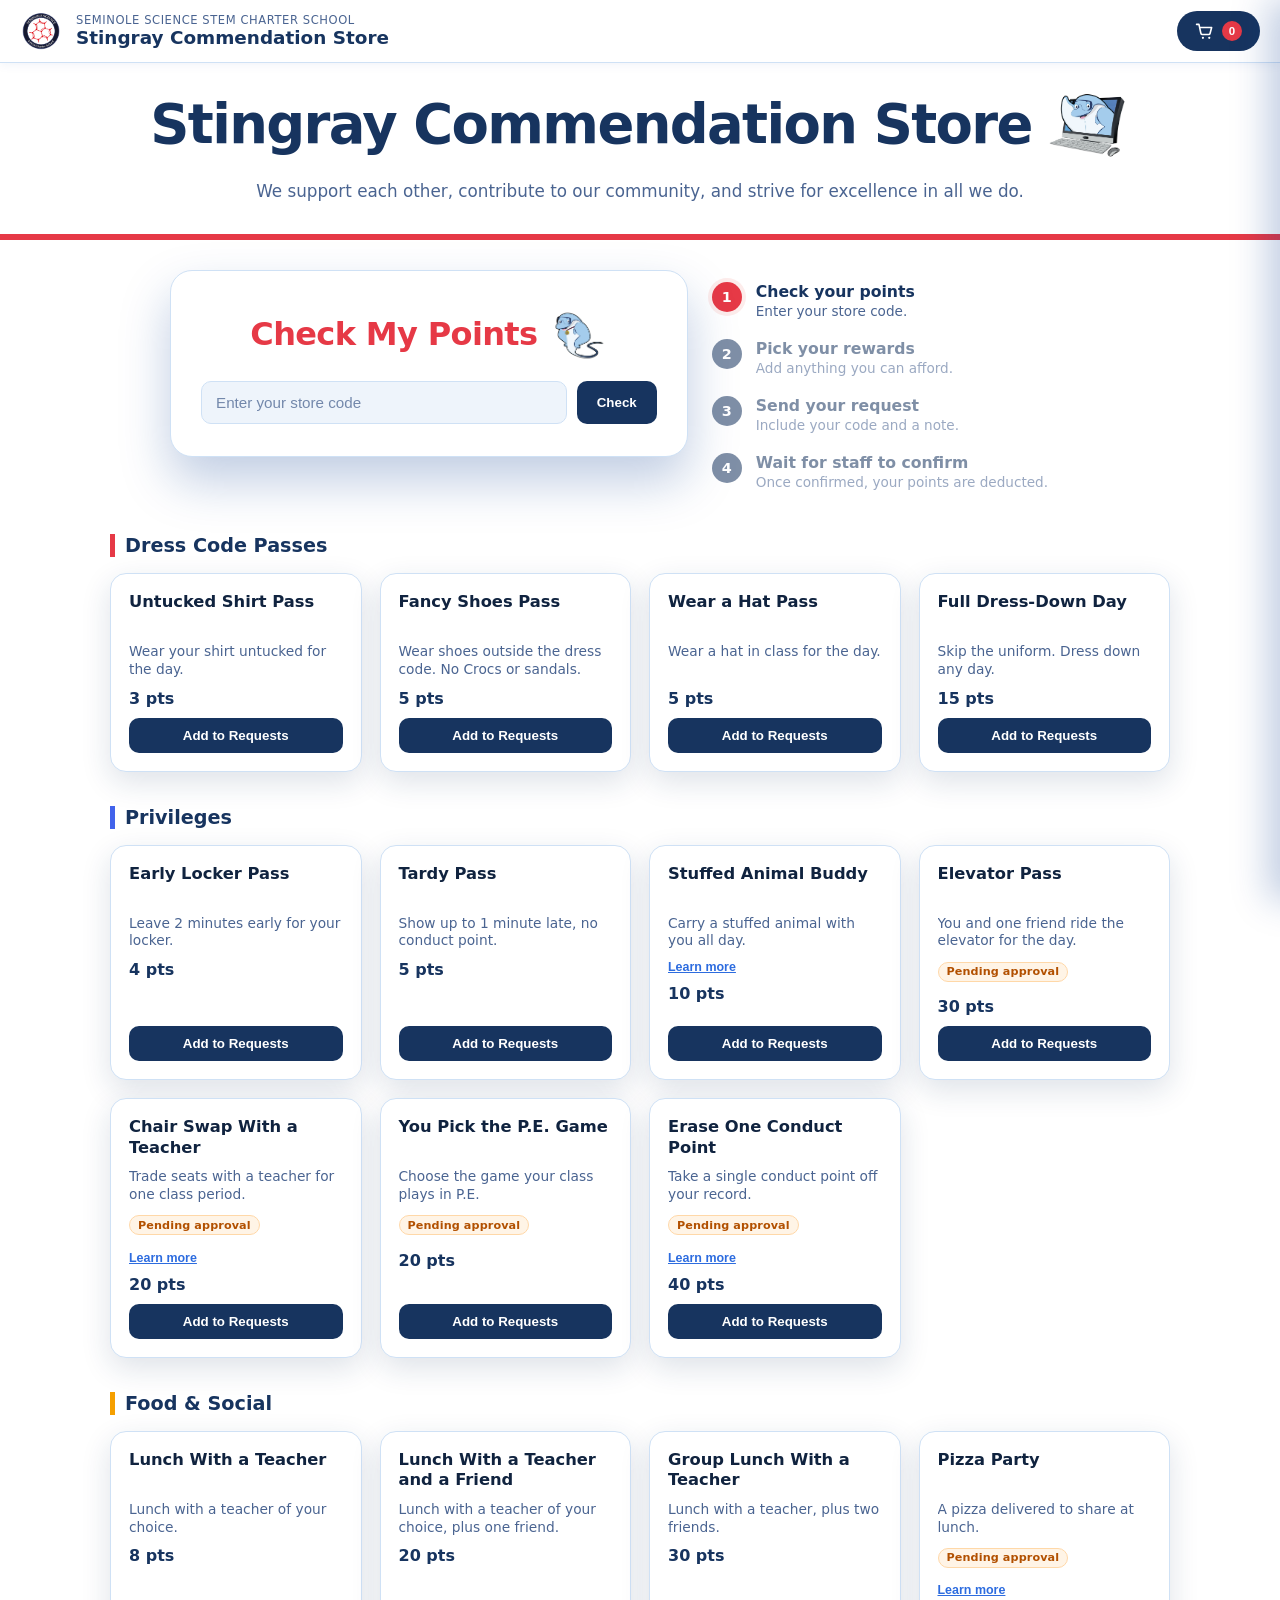
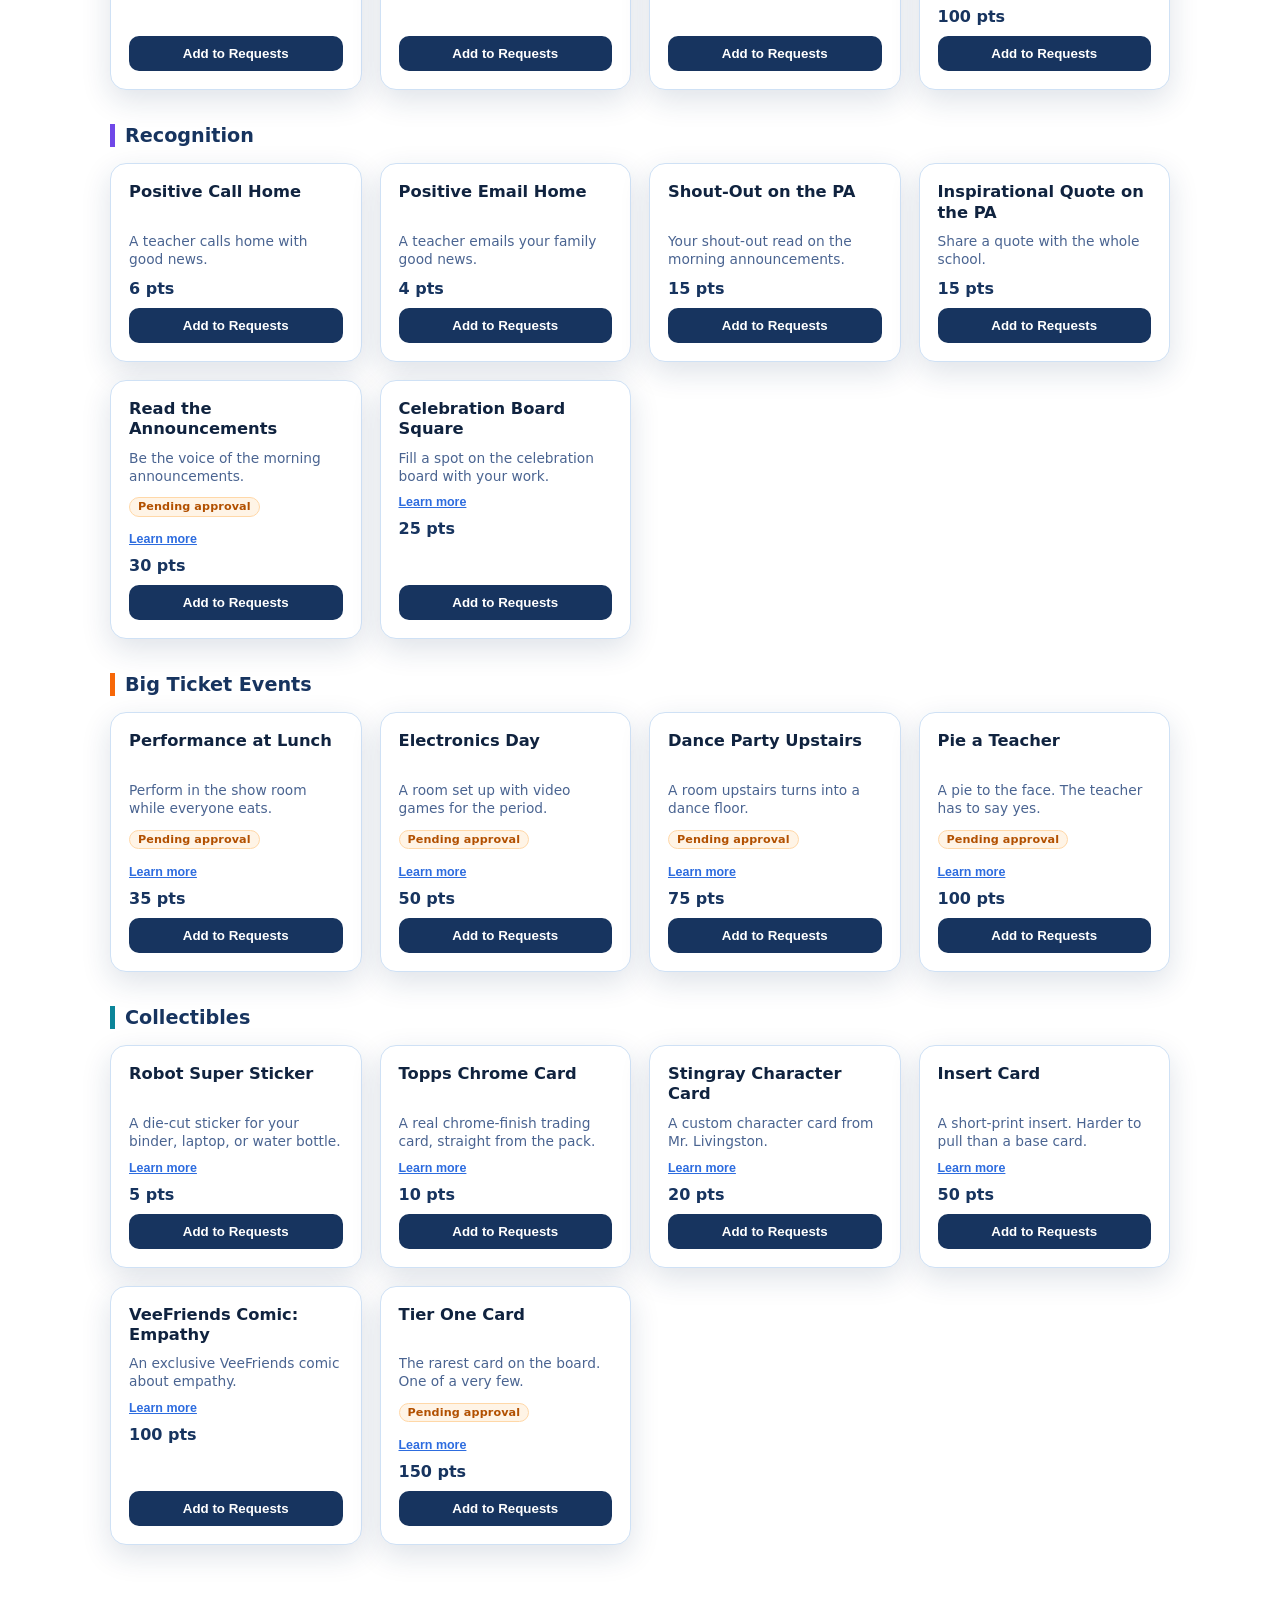
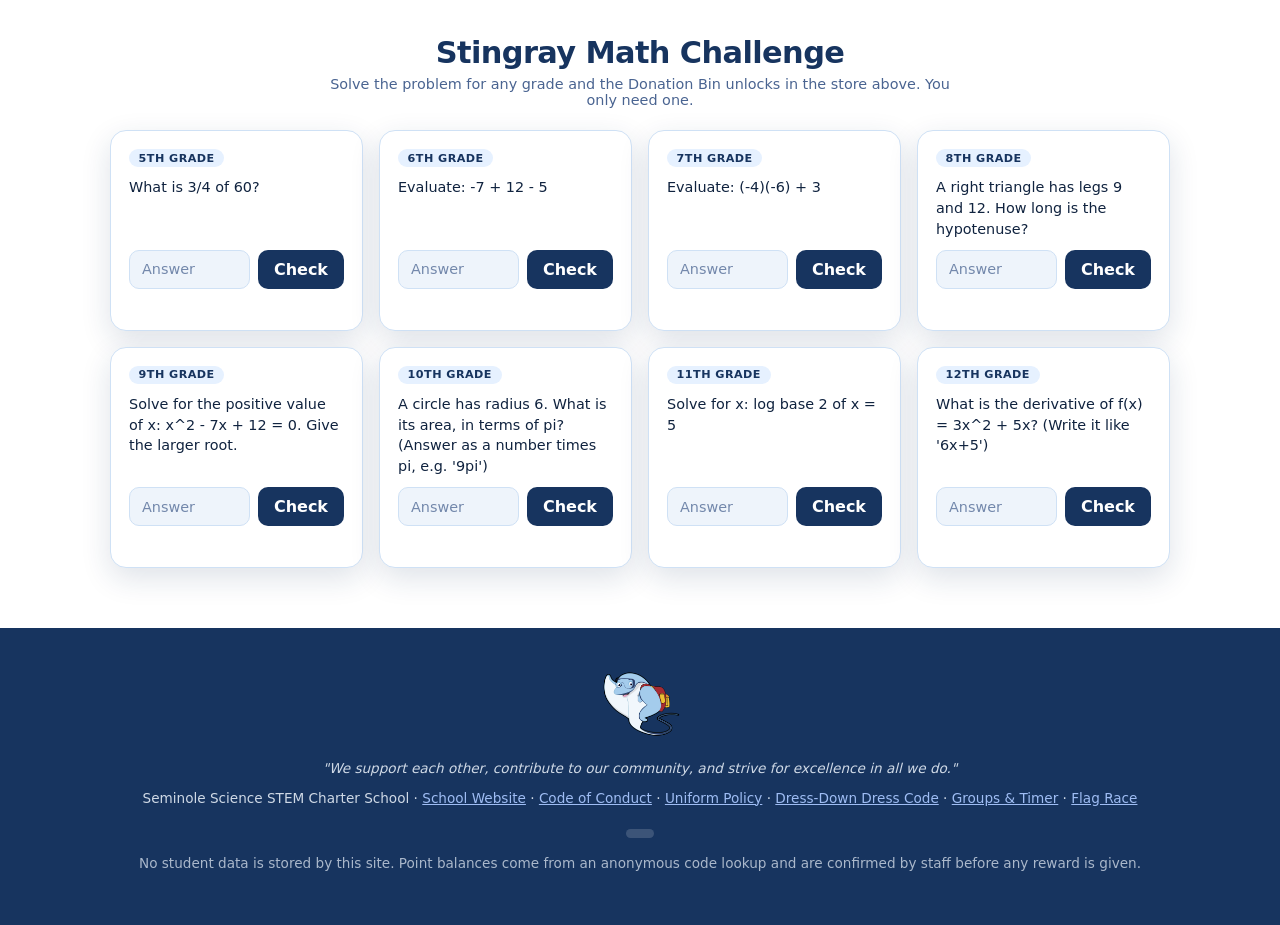
<file: index.html>
<!DOCTYPE html>
<html lang="en">
<head>
<meta charset="UTF-8" />
<meta name="viewport" content="width=device-width, initial-scale=1.0" />
<title>Stingray Store</title>
<link rel="icon" href="assets/school-seal.png" type="image/png" />
<link rel="stylesheet" href="css/style.css" />
<script>
  // Runs before the stylesheet paints, so a returning student never sees
  // a flash of the other theme.
  (function () {
    var theme = "light";
    try {
      // Dark mode is a reward for finding every easter egg, so it only
      // applies when it has been unlocked AND chosen.
      var unlocked = localStorage.getItem("stingray.darkUnlocked") === "1";
      if (unlocked && localStorage.getItem("stingray.theme") === "dark") theme = "dark";
    } catch (e) {
      /* fall through to light */
    }
    document.documentElement.setAttribute("data-theme", theme);
  })();
</script>
</head>
<body>

<header class="topbar">
  <img class="topbar__logo" id="logoImg" src="assets/school-seal.png" alt="School logo" />
  <div class="topbar__titles">
    <div class="school" id="schoolNameLabel">Your School Name</div>
    <div class="store" id="storeNameLabel">Stingray Store</div>
  </div>
  <div class="topbar__spacer"></div>
  <button class="theme-switch" id="themeToggle" type="button" role="switch" aria-checked="false" aria-label="Dark mode" hidden>
    <span class="theme-switch__track" aria-hidden="true">
      <span class="theme-switch__glyph theme-switch__glyph--sun">☀</span>
      <span class="theme-switch__glyph theme-switch__glyph--moon">☾</span>
      <span class="theme-switch__knob"></span>
    </span>
  </button>
  <div class="mini-balance" id="miniBalance" hidden>
    <span id="miniBalanceValue">0</span> pts
  </div>
  <button class="cart-btn" id="openCartBtn" aria-haspopup="dialog" aria-label="Open your cart">
    <svg viewBox="0 0 24 24" width="19" height="19" aria-hidden="true" focusable="false">
      <path fill="none" stroke="currentColor" stroke-width="2" stroke-linecap="round" stroke-linejoin="round"
            d="M2 3h3l2.4 11.2a2 2 0 0 0 2 1.6h7.7a2 2 0 0 0 2-1.55L21 7H6" />
      <circle cx="10" cy="20" r="1.4" fill="currentColor" />
      <circle cx="18" cy="20" r="1.4" fill="currentColor" />
    </svg>
    <span class="cart-count" id="cartCount">0</span>
  </button>
</header>

<section class="hero">
  <h1 id="heroTitle"><img class="hero__sammy" src="assets/sammy-monitor.png" alt="Sammy the Stingray" /></h1>
  <p class="motto" id="mottoText">
    We support each other, contribute to our community, and strive for excellence in all we do.
  </p>
</section>
<div class="accent-line"></div>

<section class="lookup-section">
  <div class="lookup-grid">
    <div class="lookup-card">
      <h2>Check My Points <img class="lookup-card__sammy" src="assets/sammy-medal.png" alt="Sammy with a medal" /></h2>
      <div class="lookup-row" id="lookupRow">
        <input type="text" id="lookupCode" placeholder="Enter your store code" autocomplete="off" />
        <button id="lookupBtn"><span class="label" id="lookupBtnLabel">Check</span><span class="cart-count" id="lookupCartCount" hidden>0</span></button>
      </div>
      <div id="lookupResult"></div>
      <button class="code-reset" id="changeCodeBtn" type="button" hidden>Enter a different code</button>
      <p class="lookup-fineprint" id="lookupFinePrint" hidden></p>
      <input type="hidden" id="commendationInput" value="" />
      <input type="hidden" id="conductInput" value="" />
    </div>

    <div class="steps-wrap">
      <ol class="steps-list" id="stepsList">
        <li data-step="1">
          <span class="steps-list__num">1</span>
          <div>
            <h3>Check your points</h3>
            <p>Enter your store code.</p>
          </div>
        </li>
        <li data-step="2">
          <span class="steps-list__num">2</span>
          <div>
            <h3>Pick your rewards</h3>
            <p>Add anything you can afford.</p>
          </div>
        </li>
        <li data-step="3">
          <span class="steps-list__num">3</span>
          <div>
            <h3>Send your request</h3>
            <p>Include your code and a note.</p>
          </div>
        </li>
        <li data-step="4">
          <span class="steps-list__num">4</span>
          <div>
            <h3>Wait for staff to confirm</h3>
            <p>Once confirmed, your points are deducted.</p>
          </div>
        </li>
      </ol>
    </div>
  </div>
</section>

<main class="catalog" id="catalog">
  <!-- category sections injected by JS -->
</main>

<div class="overlay" id="overlay"></div>

<aside class="drawer" id="cartDrawer" role="dialog" aria-label="Make a request">
  <div class="drawer__header">
    <h2>Make a Request</h2>
    <button id="closeCartBtn" aria-label="Close">&times;</button>
  </div>
  <div class="drawer__body" id="cartBody">
    <p class="cart-empty">Your cart is empty. Add a reward to get started!</p>
  </div>
  <div class="drawer__footer">
    <div class="summary-row"><span>Items</span><span id="summaryItems">0</span></div>
    <div class="summary-row total"><span>Total cost</span><span id="summaryTotal">0 pts</span></div>
    <div id="balanceMsg"></div>
    <button class="checkout-btn" id="checkoutBtn" disabled>Continue to Redemption Code</button>
  </div>
</aside>

<div class="modal-wrap" id="modalWrap" role="dialog" aria-label="Redeem your rewards">
  <div class="modal">
    <div class="modal__header">
      <h2>Confirm &amp; Redeem</h2>
      <p>This sends your request to staff for review. It does not save any data here.</p>
    </div>
    <div class="modal__body">
      <div class="modal__summary" id="modalSummary"></div>

      <div class="field">
        <label for="studentCode">Your Redemption Code</label>
        <input type="text" id="studentCode" placeholder="Enter your store code" autocomplete="off" />
        <div class="hint">Don't have a code? Ask your teacher or the front office. We never ask for your name here.</div>
      </div>

      <div class="field">
        <label for="studentNote" id="studentNoteLabel">Note to staff (optional)</label>
        <ul class="note-prompts" id="notePrompts" hidden></ul>
        <textarea id="studentNote" rows="2" placeholder="e.g. Which class period, or which teacher for a lunch pass"></textarea>
      </div>

      <div class="fineprint" id="modalFinePrint"></div>

      <div class="field" id="falseClaimField" hidden>
        <label class="checkbox-label">
          <input type="checkbox" id="falseClaimCheck" />
          <span>I confirm this points balance is accurate. A false claim results in a <span id="falseClaimPenaltyText">5</span> point deduction.</span>
        </label>
      </div>
    </div>
    <div class="modal__footer">
      <button class="checkout-btn" id="sendRequestBtn">Submit Request</button>
      <div class="copy-status" id="copyStatus"></div>
      <button class="secondary" id="closeModalBtn">Back to Store</button>
    </div>
  </div>
</div>

<!-- Submits the request directly to the Google Form's response endpoint
     in the background, so the student never sees the Form itself. -->
<iframe name="hiddenFormFrame" id="hiddenFormFrame" style="display: none" aria-hidden="true" tabindex="-1"></iframe>
<form id="requestSubmitForm" method="POST" target="hiddenFormFrame" style="display: none">
  <!-- Inputs are built at submit time, one per configured field in
       CONFIG.requestsFormFields, by sendRequest() in js/app.js. -->
</form>

<div class="modal-wrap points-modal-wrap" id="pointsModalWrap" role="dialog" aria-label="Your points">
  <div class="modal points-modal" id="pointsModalBox">
    <div class="confetti-layer" id="confettiLayer"></div>
    <div class="points-modal__body" id="pointsModalBody"></div>
    <button class="checkout-btn" id="pointsModalCloseBtn">Nice!</button>
  </div>
</div>

<div class="modal-wrap" id="detailModalWrap" role="dialog" aria-label="Reward details">
  <div class="modal">
    <div class="modal__header">
      <h2 id="detailModalTitle"></h2>
    </div>
    <div class="modal__body">
      <p id="detailModalText"></p>
    </div>
    <div class="modal__footer">
      <button class="secondary" id="detailModalCloseBtn">Close</button>
    </div>
  </div>
</div>

<section class="challenges" id="challengeSection">
  <div class="challenges__head">
    <h2>Stingray Math Challenge</h2>
    <p id="challengeLead"></p>
  </div>
  <div class="challenges__grid" id="challengeGrid"></div>
  <div class="challenges__status" id="challengeStatus" hidden></div>
</section>

<section class="jokes" id="jokeSection" hidden>
  <div class="jokes__head">
    <h2>The Vault</h2>
    <p>You beat every grade. Here are <span id="jokeCount">55</span> dad jokes as your reward. Sorry.</p>
  </div>
  <div class="joke-box">
    <p class="joke-box__setup" id="jokeSetup"></p>
    <button class="joke-box__reveal" id="jokeRevealBtn" type="button" hidden>Tap for the punchline</button>
    <p class="joke-box__punch" id="jokePunch" hidden></p>
    <button class="checkout-btn" id="jokeBtn" type="button">Tell me a joke</button>
  </div>
</section>

<section class="wall-of-fame" id="wallOfFameSection" hidden>
  <h2>Wall of Fame</h2>
  <p class="wall-of-fame__intro">Quotes shared and approved by students.</p>
  <div class="wall-of-fame__grid" id="wallOfFameGrid"></div>

  <div class="wall-of-fame__submit" id="wallOfFameSubmit" hidden>
    <h3>Share a Quote</h3>
    <div class="field">
      <label for="quoteCode">Your Redemption Code</label>
      <input type="text" id="quoteCode" placeholder="e.g. SR-4821-BLUE" autocomplete="off" />
    </div>
    <div class="field">
      <label for="quoteText">Your Quote</label>
      <textarea id="quoteText" rows="2" placeholder="Something worth sharing"></textarea>
    </div>
    <p class="wall-of-fame__policy" id="wallOfFamePolicy"></p>
    <button class="checkout-btn" id="quoteSubmitBtn">Share My Quote</button>
    <div class="copy-status" id="quoteStatus"></div>
  </div>
</section>

<footer>
  <img class="footer__sammy" src="assets/sammy-backpack.png" alt="" />
  <div class="foot-motto" id="footMotto">"We support each other, contribute to our community, and strive for excellence in all we do."</div>
  <p>
    <span id="footSchoolName">Your School Name</span> ·
    <a id="footWebsite" href="#" target="_blank" rel="noopener">School Website</a> ·
    <a id="footCodeOfConduct" href="#" target="_blank" rel="noopener">Code of Conduct</a> ·
    <a id="footUniformPolicy" href="#" target="_blank" rel="noopener">Uniform Policy</a><span id="footDressCodeItem"> ·
    <a id="footDressCode" href="#" target="_blank" rel="noopener">Dress-Down Dress Code</a></span> ·
    <a href="groups.html">Groups &amp; Timer</a> ·
    <a href="flags/">Flag Race</a>
  </p>
  <div class="egg-counter" id="eggCounter" hidden></div>
  <p style="opacity:0.8;">No student data is stored by this site. Point balances come from an anonymous code lookup and are confirmed by staff before any reward is given.</p>
</footer>

<script src="js/config.js"></script>
<script src="js/items.js"></script>
<script src="js/csv.js"></script>
<script src="js/points.js"></script>
<script src="js/eggs.js"></script>
<script src="js/challenges.js"></script>
<script src="js/jokes.js"></script>
<script src="js/app.js"></script>
</body>
</html>
</file>
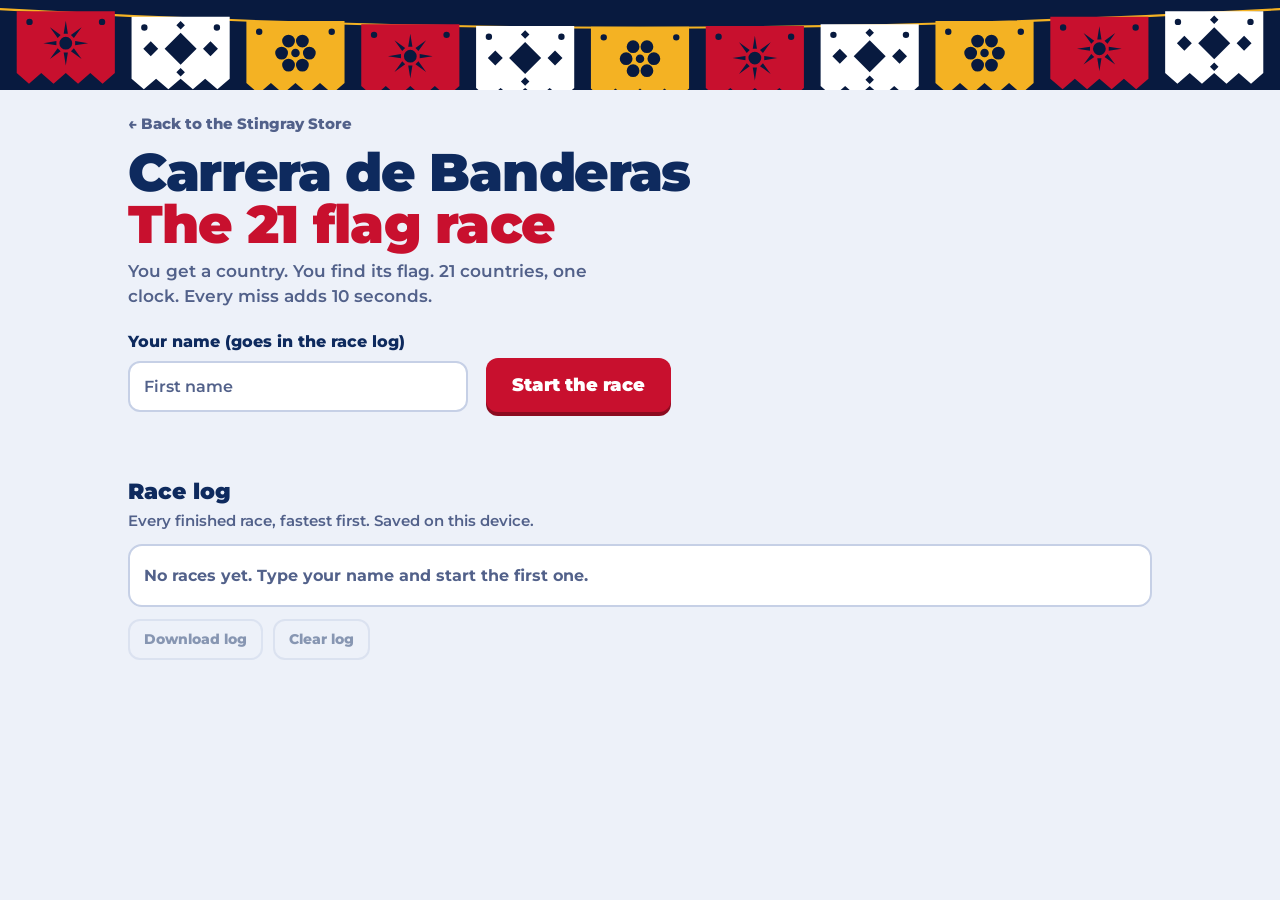
<file: flags/index.html>
<!DOCTYPE html>
<html lang="en">
<head>
<meta charset="utf-8">
<link rel="icon" href="../assets/school-seal.png" type="image/png">
<meta name="viewport" content="width=device-width, initial-scale=1, viewport-fit=cover">
<title>Carrera de Banderas: The 21 Flag Race</title>
<link rel="preconnect" href="https://fonts.googleapis.com">
<link rel="preconnect" href="https://fonts.gstatic.com" crossorigin>
<link href="https://fonts.googleapis.com/css2?family=Montserrat:wght@500;600;700;800;900&display=swap" rel="stylesheet">
<style>
:root{
  --navy:#0E2A5E; --navy-deep:#081A3F; --red:#C8102E; --gold:#F4B223;
  --bg:#EDF1F9; --surface:#FFFFFF; --ink:#0E2A5E; --muted:#52618A; --line:#C6D0E6;
  --tile:#DCE4F3; --good:#12784C; --bad:#C8102E; --on-red:#FFFFFF;
  --font:"Montserrat","Avenir Next","Segoe UI",system-ui,sans-serif;
  box-sizing:border-box;
  padding-top:env(safe-area-inset-top,0px); padding-bottom:env(safe-area-inset-bottom,0px);
}
@media (prefers-color-scheme: dark){
  :root:not([data-theme="light"]){
    --bg:#07142F; --surface:#0F2350; --ink:#EEF3FF; --muted:#A7B6DA; --line:#2A4380;
    --tile:#1B3268; --good:#41CF8F; --bad:#FF7088;
  }
}
:root[data-theme="dark"]{
  --bg:#07142F; --surface:#0F2350; --ink:#EEF3FF; --muted:#A7B6DA; --line:#2A4380;
  --tile:#1B3268; --good:#41CF8F; --bad:#FF7088;
}
*,*::before,*::after{box-sizing:inherit}
html{scroll-padding-top:env(safe-area-inset-top,0px)}
body{margin:0;background:var(--bg);color:var(--ink);font-family:var(--font);font-weight:500;line-height:1.45;-webkit-font-smoothing:antialiased}
button,input{font:inherit;color:inherit}
[hidden]{display:none!important}
:focus-visible{outline:3px solid var(--gold);outline-offset:3px}

/* ---------- papel picado band ---------- */
.band{background:var(--navy-deep);overflow:hidden;line-height:0}
.band svg{display:block;width:100%;height:clamp(60px,7vw,92px)}
.picado{transform-origin:50% 0;animation:sway 5s ease-in-out infinite alternate}
.picado:nth-child(even){animation-duration:6.2s;animation-direction:alternate-reverse}
@keyframes sway{from{transform:rotate(-1.6deg)}to{transform:rotate(1.6deg)}}
@media (prefers-reduced-motion: reduce){.picado{animation:none}}

.wrap{max-width:1080px;margin:0 auto;padding:clamp(14px,2.2vw,22px) clamp(14px,3vw,28px) 40px}

/* ---------- start ---------- */
.title{margin:0;font-weight:900;font-size:clamp(2rem,5.2vw,3.3rem);line-height:.98;letter-spacing:-.025em;text-wrap:balance}
.title span{display:block;color:var(--red)}
:root[data-theme="dark"] .title span{color:#FF5A72}
@media (prefers-color-scheme: dark){:root:not([data-theme="light"]) .title span{color:#FF5A72}}
.lede{margin:.5rem 0 0;font-size:clamp(.98rem,1.6vw,1.08rem);font-weight:600;color:var(--muted);max-width:46ch}
.setup{display:grid;gap:16px;margin-top:clamp(16px,2.4vw,22px)}
fieldset{border:0;padding:0;margin:0;min-width:0}
legend,.lbl{padding:0;font-weight:800;font-size:1rem;margin-bottom:7px;display:block}
.choices{display:grid;gap:12px;grid-template-columns:repeat(auto-fit,minmax(220px,1fr))}
.choice{position:relative;display:block;cursor:pointer}
.choice input{position:absolute;opacity:0;inset:0;margin:0;cursor:pointer}
.choice .card{display:block;height:100%;background:var(--surface);border:2px solid var(--line);border-radius:14px;padding:11px 15px 12px;transition:border-color .12s,transform .12s}
.choice .card b{display:block;font-weight:800;font-size:1.12rem}
.choice .card small{display:block;margin-top:3px;font-size:.92rem;font-weight:600;color:var(--muted)}
.choice .card .best{margin-top:6px;font-size:.84rem;font-weight:700;color:var(--muted)}
.choice input:checked + .card{border-color:var(--red);box-shadow:inset 0 0 0 2px var(--red)}
.choice input:focus-visible + .card{outline:3px solid var(--gold);outline-offset:3px}
.choice:hover .card{border-color:var(--ink)}
.mini{display:flex;gap:6px;margin-bottom:7px;align-items:center;font-weight:800;font-size:.9rem;color:var(--muted)}
.mini img{height:26px;width:auto;border-radius:3px;box-shadow:0 0 0 1px var(--line)}
.mini .arrow{font-weight:900}
.row{display:flex;flex-wrap:wrap;gap:14px 18px;align-items:end}
.name{flex:1 1 240px;max-width:340px}
.name input{width:100%;background:var(--surface);border:2px solid var(--line);border-radius:12px;padding:12px 14px;font-weight:700}
.name input::placeholder{color:var(--muted);font-weight:600}
.go{background:var(--red);color:var(--on-red);border:0;border-radius:12px;padding:14px 26px;font-weight:900;font-size:1.1rem;cursor:pointer;box-shadow:0 4px 0 #8C0B20}
.go:hover{filter:brightness(1.07)}
.go:active{transform:translateY(3px);box-shadow:0 1px 0 #8C0B20}
.ghost{background:transparent;border:2px solid var(--line);border-radius:12px;padding:12px 20px;font-weight:800;cursor:pointer}
.ghost:hover{border-color:var(--ink)}

/* ---------- game ---------- */
.hud{display:flex;flex-wrap:wrap;align-items:center;gap:10px 18px;background:var(--navy);color:#fff;border-radius:14px;padding:10px 16px}
.hud .count{font-weight:800}
.hud .bar{flex:1 1 120px;height:10px;background:rgba(255,255,255,.2);border-radius:99px;overflow:hidden}
.hud .bar i{display:block;height:100%;width:0;background:var(--gold);border-radius:99px;transition:width .25s}
.hud .clock{font-weight:900;font-size:1.5rem;font-variant-numeric:tabular-nums;min-width:5.2ch;text-align:right}
.hud .miss{font-weight:800;font-variant-numeric:tabular-nums}
.hud .quit{background:transparent;border:2px solid rgba(255,255,255,.4);color:#fff;border-radius:9px;padding:5px 12px;font-weight:800;font-size:.88rem;cursor:pointer}
.hud .quit:hover{border-color:#fff}
.prompt{margin:16px 0 14px;text-align:center}
.prompt p{margin:0 0 8px;font-weight:700;color:var(--muted)}
.prompt .word{font-weight:900;font-size:clamp(2rem,6vw,3.4rem);line-height:1.05;letter-spacing:-.02em;text-wrap:balance}
.prompt .flag{display:inline-block;background:var(--tile);border-radius:12px;padding:10px}
.prompt .flag img{display:block;height:clamp(110px,19vh,170px);width:auto;max-width:100%;box-shadow:0 0 0 1px rgba(8,26,63,.25)}
.opts{display:grid;gap:10px}
.opts.flags{grid-template-columns:repeat(7,minmax(0,1fr))}
.opts.flags.four{grid-template-columns:repeat(4,minmax(0,1fr));max-width:780px;margin-inline:auto}
.opts.names{grid-template-columns:repeat(4,minmax(0,1fr))}
@media (max-width:900px){.opts.names{grid-template-columns:repeat(3,minmax(0,1fr))}}
.opts.names.four{grid-template-columns:repeat(2,minmax(0,1fr));max-width:640px;margin-inline:auto}
@media (max-width:820px){.opts.flags{grid-template-columns:repeat(5,minmax(0,1fr))}}
@media (max-width:560px){.opts.flags{grid-template-columns:repeat(3,minmax(0,1fr))}.opts.flags.four{grid-template-columns:repeat(2,minmax(0,1fr))}.opts.names{grid-template-columns:repeat(2,minmax(0,1fr))}}
.opt{position:relative;background:var(--surface);border:2px solid var(--line);border-radius:12px;cursor:pointer;padding:0;transition:border-color .1s,transform .1s}
.opt:hover:not(:disabled){border-color:var(--ink);transform:translateY(-2px)}
.opt:disabled{cursor:default}
.opt.f{aspect-ratio:3/2;min-width:0;padding:7px;background:var(--tile)}
.opt.f img{width:100%;height:100%;object-fit:contain;display:block;filter:drop-shadow(0 0 .6px rgba(8,26,63,.7))}
.opt.n{min-width:0;padding:11px 10px;font-weight:800;font-size:1rem;text-align:center;min-height:48px}
.four .opt.n{padding:16px 12px;font-size:1.15rem}
.opt.right{border-color:var(--good);box-shadow:inset 0 0 0 3px var(--good)}
.opt.wrong{border-color:var(--bad);box-shadow:inset 0 0 0 3px var(--bad);animation:shake .28s}
.opt .mark{position:absolute;top:-9px;right:-9px;width:26px;height:26px;border-radius:50%;display:grid;place-items:center;font-weight:900;font-size:.95rem;color:#fff;line-height:1}
.opt.right .mark{background:var(--good)}
.opt.wrong .mark{background:var(--bad)}
:root[data-theme="dark"] .opt .mark{color:#07142F}
@media (prefers-color-scheme: dark){:root:not([data-theme="light"]) .opt .mark{color:#07142F}}
@keyframes shake{25%{transform:translateX(-5px)}75%{transform:translateX(5px)}}
@media (prefers-reduced-motion: reduce){.opt.wrong{animation:none}.opt:hover:not(:disabled){transform:none}}
.say{min-height:1.6em;margin:12px 0 0;text-align:center;font-weight:800}
.say.ok{color:var(--good)} .say.no{color:var(--bad)}

/* ---------- results ---------- */
.result{background:var(--navy);color:#fff;border-radius:18px;padding:clamp(18px,3.5vw,32px);display:grid;gap:8px}
.result h2{margin:0;font-weight:900;font-size:clamp(1.5rem,3.6vw,2.2rem);line-height:1.1}
.result .who{margin:0;font-weight:700;color:#C9D6F5}
.result .big{font-weight:900;font-size:clamp(3.2rem,12vw,6rem);line-height:1;letter-spacing:-.03em;font-variant-numeric:tabular-nums;color:var(--gold);margin-top:6px}
.result .math{margin:0;font-weight:700;color:#C9D6F5;font-variant-numeric:tabular-nums}
.result .newbest{justify-self:start;background:var(--red);color:#fff;font-weight:900;border-radius:99px;padding:5px 14px;margin-top:4px}
.stats{display:flex;flex-wrap:wrap;gap:10px 34px;margin-top:12px;padding-top:14px;border-top:2px solid rgba(255,255,255,.18)}
.stats div b{display:block;font-weight:900;font-size:1.5rem;font-variant-numeric:tabular-nums}
.stats div span{font-weight:700;font-size:.9rem;color:#C9D6F5}
.review{margin-top:22px}
.review h3{margin:0 0 10px;font-weight:800;font-size:1.1rem}
.review ul{list-style:none;margin:0;padding:0;display:grid;gap:10px;grid-template-columns:repeat(auto-fill,minmax(150px,1fr))}
.review li{background:var(--surface);border:2px solid var(--line);border-radius:12px;padding:10px;text-align:center;font-weight:800}
.review li img{display:block;height:64px;width:auto;max-width:100%;margin:0 auto 8px;box-shadow:0 0 0 1px rgba(8,26,63,.22)}
.actions{display:flex;flex-wrap:wrap;gap:12px;margin-top:22px}

.log{margin-top:clamp(22px,3.5vw,34px)}
.log h2{margin:0;font-weight:900;font-size:1.35rem}
.log .sub{margin:2px 0 12px;font-weight:600;color:var(--muted);font-size:.95rem}
.logbox{background:var(--surface);border:2px solid var(--line);border-radius:14px;overflow:auto;max-height:420px}
.log table{width:100%;border-collapse:collapse;font-variant-numeric:tabular-nums}
.log th,.log td{padding:9px 14px;text-align:left;white-space:nowrap}
.log th{position:sticky;top:0;background:var(--navy);color:#fff;font-weight:800;font-size:.86rem}
.log td{font-weight:700;border-top:1px solid var(--line)}
.log td.t{font-weight:900}
.log tr.me td{background:rgba(244,178,35,.3)}
.log .empty{margin:0;padding:18px 14px;font-weight:700;color:var(--muted)}
.logbtns{display:flex;flex-wrap:wrap;gap:10px;margin-top:12px}
.ghost.sm{padding:8px 14px;font-size:.9rem}
.ghost:disabled{opacity:.45;cursor:default}
.result .place{margin:0;font-weight:800;color:#fff}
.namemsg{margin:8px 0 0;min-height:1.4em;font-weight:800;color:var(--bad)}
.home{display:inline-block;margin-bottom:12px;font-weight:800;font-size:.92rem;color:var(--muted);text-decoration:none}
.home:hover{color:var(--ink)}
</style>
</head>
<body>
<div class="band" aria-hidden="true"><svg id="banner" viewBox="0 0 1200 120" preserveAspectRatio="xMidYMin slice"></svg></div>

<main class="wrap">
  <section id="start">
    <a class="home" href="../index.html">&larr; Back to the Stingray Store</a>
    <h1 class="title">Carrera de Banderas <span>The 21 flag race</span></h1>
    <p class="lede">You get a country. You find its flag. 21 countries, one clock. Every miss adds 10 seconds.</p>
    <div class="setup">
      <div class="row">
        <label class="name"><span class="lbl">Your name (goes in the race log)</span>
          <input id="who" type="text" maxlength="24" autocomplete="off" placeholder="First name"></label>
        <button class="go" id="startBtn" type="button">Start the race</button>
      </div>
    </div>
    <p class="namemsg" id="nameMsg" aria-live="polite"></p>
    <div class="log">
      <h2>Race log</h2>
      <p class="sub">Every finished race, fastest first. Saved on this device.</p>
      <div class="logbox" id="logbox"></div>
      <div class="logbtns">
        <button class="ghost sm" id="dl" type="button">Download log</button>
        <button class="ghost sm" id="clr" type="button">Clear log</button>
      </div>
    </div>
  </section>

  <section id="game" hidden>
    <div class="hud">
      <span class="count" id="count">1 of 21</span>
      <span class="bar"><i id="bar"></i></span>
      <span class="miss" id="miss">0 missed</span>
      <span class="clock" id="clock" role="timer" aria-label="Time">0:00.0</span>
      <button class="quit" id="quit" type="button">Quit</button>
    </div>
    <div class="prompt" id="prompt"></div>
    <div class="opts flags" id="opts"></div>
    <p class="say" id="say" aria-live="polite"></p>
  </section>

  <section id="results" hidden>
    <div class="result" id="card"></div>
    <div class="review" id="review"></div>
    <div class="actions">
      <button class="go" id="again" type="button">Race again</button>
      <button class="ghost" id="next" type="button">Next racer</button>
      <button class="ghost" id="seelog" type="button">See the race log</button>
    </div>
  </section>
</main>

<script>
const FLAGS = [{"id": "ar", "name": "Argentina", "src": "[data-uri]"}, {"id": "bo", "name": "Bolivia", "src": "[data-uri]"}, {"id": "cl", "name": "Chile", "src": "[data-uri]"}, {"id": "co", "name": "Colombia", "src": "[data-uri]"}, {"id": "cr", "name": "Costa Rica", "src": "[data-uri]"}, {"id": "cu", "name": "Cuba", "src": "[data-uri]"}, {"id": "do", "name": "Dominican Republic", "src": "[data-uri]"}, {"id": "ec", "name": "Ecuador", "src": "[data-uri]"}, {"id": "sv", "name": "El Salvador", "src": "[data-uri]"}, {"id": "gq", "name": "Equatorial Guinea", "src": "[data-uri]"}, {"id": "gt", "name": "Guatemala", "src": "[data-uri]"}, {"id": "hn", "name": "Honduras", "src": "[data-uri]"}, {"id": "mx", "name": "Mexico", "src": "[data-uri]"}, {"id": "ni", "name": "Nicaragua", "src": "[data-uri]"}, {"id": "pa", "name": "Panama", "src": "[data-uri]"}, {"id": "py", "name": "Paraguay", "src": "[data-uri]"}, {"id": "pe", "name": "Peru", "src": "[data-uri]"}, {"id": "pr", "name": "Puerto Rico", "src": "[data-uri]"}, {"id": "es", "name": "Spain", "src": "[data-uri]"}, {"id": "uy", "name": "Uruguay", "src": "[data-uri]"}, {"id": "ve", "name": "Venezuela", "src": "[data-uri]"}];
const PENALTY = 10;
const $ = id => document.getElementById(id);
const byId = Object.fromEntries(FLAGS.map(f => [f.id, f]));
const shuffle = a => { a = a.slice(); for (let i = a.length - 1; i > 0; i--) { const j = Math.floor(Math.random() * (i + 1)); [a[i], a[j]] = [a[j], a[i]]; } return a; };
const fmt = s => { const m = Math.floor(s / 60), r = s - m * 60; return m + ":" + (r < 10 ? "0" : "") + r.toFixed(1); };
const esc = t => String(t).replace(/[&<>"']/g, c => ({ "&": "&amp;", "<": "&lt;", ">": "&gt;", '"': "&quot;", "'": "&#39;" }[c]));

/* saved on this device; falls back to memory if storage is blocked */
const mem = {};
const store = {
  get(k, d) { try { const v = localStorage.getItem("cdb2:" + k); if (v !== null) return JSON.parse(v); } catch (e) {} return k in mem ? mem[k] : d; },
  set(k, v) { mem[k] = v; try { localStorage.setItem("cdb2:" + k, JSON.stringify(v)); } catch (e) {} }
};
const getLog = () => (store.get("log", []) || []).slice().sort((a, b) => a.final - b.final || a.at - b.at);
let lastAt = null;

/* ---------- papel picado banner ---------- */
(function banner() {
  const svg = $("banner"), NS = "http://www.w3.org/2000/svg";
  const colors = ["#C8102E", "#FFFFFF", "#F4B223", "#C8102E", "#FFFFFF", "#F4B223"];
  const el = (n, a) => { const e = document.createElementNS(NS, n); for (const k in a) e.setAttribute(k, a[k]); return e; };
  const yAt = x => { const t = x / 1200; return 8 + 72 * t * (1 - t); };
  svg.appendChild(el("path", { d: "M-10 8 Q600 44 1210 8", fill: "none", stroke: "#F4B223", "stroke-width": 2 }));
  const W = 92, H = 68, n = 11, gap = (1200 - n * W) / (n + 1);
  for (let i = 0; i < n; i++) {
    const x = gap + i * (W + gap), y = yAt(x + W / 2) - 1;
    let d = `M0 0H${W}V${H - 10}`;
    const teeth = 4, tw = W / teeth;
    for (let k = teeth; k > 0; k--) d += `L${(k - .5) * tw} ${H}L${(k - 1) * tw} ${H - 10}`;
    d += "Z";
    const cx = W / 2, cy = H / 2 - 4;
    if (i % 3 === 0) {            // sunburst
      for (let k = 0; k < 8; k++) { const a = k * Math.PI / 4, r1 = 9, r2 = 21, w = .22;
        d += `M${cx + r1 * Math.cos(a - w)} ${cy + r1 * Math.sin(a - w)}L${cx + r2 * Math.cos(a)} ${cy + r2 * Math.sin(a)}L${cx + r1 * Math.cos(a + w)} ${cy + r1 * Math.sin(a + w)}Z`; }
      d += `M${cx - 6} ${cy}a6 6 0 1 0 12 0a6 6 0 1 0 -12 0Z`;
    } else if (i % 3 === 1) {     // diamonds
      const dia = (x0, y0, r) => `M${x0} ${y0 - r}L${x0 + r} ${y0}L${x0} ${y0 + r}L${x0 - r} ${y0}Z`;
      d += dia(cx, cy, 15) + dia(cx - 28, cy, 7) + dia(cx + 28, cy, 7) + dia(cx, cy - 22, 4) + dia(cx, cy + 22, 4);
    } else {                      // flower
      for (let k = 0; k < 6; k++) { const a = k * Math.PI / 3, px = cx + 13 * Math.cos(a), py = cy + 13 * Math.sin(a);
        d += `M${px - 6} ${py}a6 6 0 1 0 12 0a6 6 0 1 0 -12 0Z`; }
      d += `M${cx - 4} ${cy}a4 4 0 1 0 8 0a4 4 0 1 0 -8 0Z`;
    }
    for (const sx of [12, W - 12]) d += `M${sx - 3} 10a3 3 0 1 0 6 0a3 3 0 1 0 -6 0Z`;
    const g = el("g", { transform: `translate(${x} ${y})` });
    const p = el("path", { d, fill: colors[i % colors.length], "fill-rule": "evenodd", class: "picado" });
    p.style.transformBox = "fill-box";
    g.appendChild(p); svg.appendChild(g);
  }
})();

/* ---------- race log ---------- */
const when = at => new Date(at).toLocaleString([], { month: "short", day: "numeric", hour: "numeric", minute: "2-digit" });
function drawLog() {
  const log = getLog();
  $("dl").disabled = $("clr").disabled = !log.length;
  if (!log.length) { $("logbox").innerHTML = `<p class="empty">No races yet. Type your name and start the first one.</p>`; return; }
  $("logbox").innerHTML = `<table><thead><tr><th>Place</th><th>Name</th><th>Final time</th><th>Missed</th><th>Clock time</th><th>When</th></tr></thead><tbody>` +
    log.map((r, i) => `<tr class="${r.at === lastAt ? "me" : ""}"><td>${i + 1}</td><td>${esc(r.who)}</td><td class="t">${fmt(r.final)}</td><td>${r.misses}</td><td>${fmt(r.time)}</td><td>${when(r.at)}</td></tr>`).join("") +
    `</tbody></table>`;
}
$("dl").addEventListener("click", () => {
  const q = v => '"' + String(v).replace(/"/g, '""') + '"';
  const rows = [["Place", "Name", "Final time (sec)", "Missed", "Clock time (sec)", "Penalty (sec)", "Date and time"]]
    .concat(getLog().map((r, i) => [i + 1, r.who, r.final.toFixed(1), r.misses, r.time.toFixed(1), r.misses * PENALTY, new Date(r.at).toLocaleString()]));
  const csv = "﻿" + rows.map(r => r.map(q).join(",")).join("\r\n");
  const a = document.createElement("a");
  a.href = URL.createObjectURL(new Blob([csv], { type: "text/csv" }));
  a.download = "flag-race-log.csv"; document.body.appendChild(a); a.click(); a.remove();
});
let clrArmed = null;
$("clr").addEventListener("click", () => {
  if (!clrArmed) { $("clr").textContent = "Click again to clear every time"; clrArmed = setTimeout(() => { clrArmed = null; $("clr").textContent = "Clear log"; }, 3500); return; }
  clearTimeout(clrArmed); clrArmed = null; $("clr").textContent = "Clear log";
  store.set("log", []); lastAt = null; drawLog();
});

/* ---------- game ---------- */
let G = null, tick = null;
function show(id) { for (const s of ["start", "game", "results"]) $(s).hidden = s !== id; window.scrollTo(0, 0); }
$("who").value = store.get("who", "");
$("who").addEventListener("input", () => { $("nameMsg").textContent = ""; });
$("who").addEventListener("keydown", e => { if (e.key === "Enter") startGame(); });

function startGame() {
  const who = $("who").value.trim();
  if (!who) { show("start"); $("nameMsg").textContent = "Type your name first so your time goes in the log."; $("who").focus(); return; }
  store.set("who", who);
  G = { who, qs: shuffle(FLAGS.map(f => f.id)), flagOrder: shuffle(FLAGS.map(f => f.id)),
        i: 0, correct: 0, missed: [], locked: false, t0: performance.now() };
  show("game");
  clearInterval(tick);
  tick = setInterval(() => { $("clock").textContent = fmt((performance.now() - G.t0) / 1000); }, 100);
  ask();
}

function ask() {
  const f = byId[G.qs[G.i]];
  G.locked = false;
  $("count").textContent = (G.i + 1) + " of 21";
  $("bar").style.width = (G.i / 21 * 100) + "%";
  $("miss").textContent = G.missed.length + " missed";
  $("say").textContent = ""; $("say").className = "say";
  $("prompt").innerHTML = `<p>Find the flag for</p><div class="word">${f.name}</div>`;
  $("opts").innerHTML = G.flagOrder.map((id, k) => `<button class="opt f" type="button" data-id="${id}" aria-label="Flag choice ${k + 1}"><img src="${byId[id].src}" alt=""></button>`).join("");
}

$("opts").addEventListener("click", e => {
  const btn = e.target.closest(".opt");
  if (!btn || !G || G.locked) return;
  G.locked = true;
  const id = G.qs[G.i], f = byId[id], ok = btn.dataset.id === id;
  const mark = (b, cls, ch) => { b.classList.add(cls); b.insertAdjacentHTML("beforeend", `<span class="mark" aria-hidden="true">${ch}</span>`); };
  $("opts").querySelectorAll(".opt").forEach(b => b.disabled = true);
  if (ok) {
    G.correct++; mark(btn, "right", "✓");
    $("say").textContent = "Correct. " + f.name + "."; $("say").className = "say ok";
  } else {
    G.missed.push(id); mark(btn, "wrong", "✕");
    const right = $("opts").querySelector(`.opt[data-id="${id}"]`); if (right) mark(right, "right", "✓");
    $("miss").textContent = G.missed.length + " missed";
    $("say").textContent = "That was " + byId[btn.dataset.id].name + ". " + f.name + " is marked. +" + PENALTY + " seconds.";
    $("say").className = "say no";
  }
  setTimeout(() => { if (!G) return; G.i++; G.i < 21 ? ask() : finish(); }, ok ? 380 : 1400);
});

$("quit").addEventListener("click", () => { clearInterval(tick); G = null; drawLog(); show("start"); });

/* ---------- results ---------- */
function finish() {
  clearInterval(tick);
  const time = (performance.now() - G.t0) / 1000, misses = G.missed.length, final = time + misses * PENALTY;
  const entry = { who: G.who, final, time, misses, at: Date.now() };
  const raw = store.get("log", []) || []; raw.push(entry); store.set("log", raw.slice(-1000));
  lastAt = entry.at;
  const log = getLog(), place = log.findIndex(r => r.at === entry.at) + 1;
  const acc = Math.round(G.correct / 21 * 100);
  $("bar").style.width = "100%";
  $("card").innerHTML =
    `<h2>${misses === 0 ? "¡Perfecto! All 21 right." : acc >= 80 ? "¡Buen trabajo!" : "Race finished."}</h2>
     <p class="who">${esc(G.who)}, ${when(entry.at)}</p>
     <div class="big">${fmt(final)}</div>
     <p class="math">${fmt(time)} on the clock + ${misses} missed × ${PENALTY} sec = ${fmt(final)}</p>
     ${place === 1 && log.length > 1 ? `<span class="newbest">Fastest time in the log</span>` : ""}
     <p class="place">Place ${place} of ${log.length} in the race log</p>
     <div class="stats">
       <div><b>${acc}%</b><span>accuracy</span></div>
       <div><b>${G.correct} of 21</b><span>correct</span></div>
       <div><b>${fmt(time)}</b><span>clock time</span></div>
     </div>`;
  const uniq = [...new Set(G.missed)];
  $("review").innerHTML = uniq.length
    ? `<h3>Study these before your next race</h3><ul>${uniq.map(id => `<li><img src="${byId[id].src}" alt="">${byId[id].name}</li>`).join("")}</ul>` : "";
  show("results");
}
$("startBtn").addEventListener("click", startGame);
$("again").addEventListener("click", startGame);
$("next").addEventListener("click", () => { $("who").value = ""; drawLog(); show("start"); $("who").focus(); });
$("seelog").addEventListener("click", () => { drawLog(); show("start"); });

drawLog();
</script>
</body>
</html>
</file>
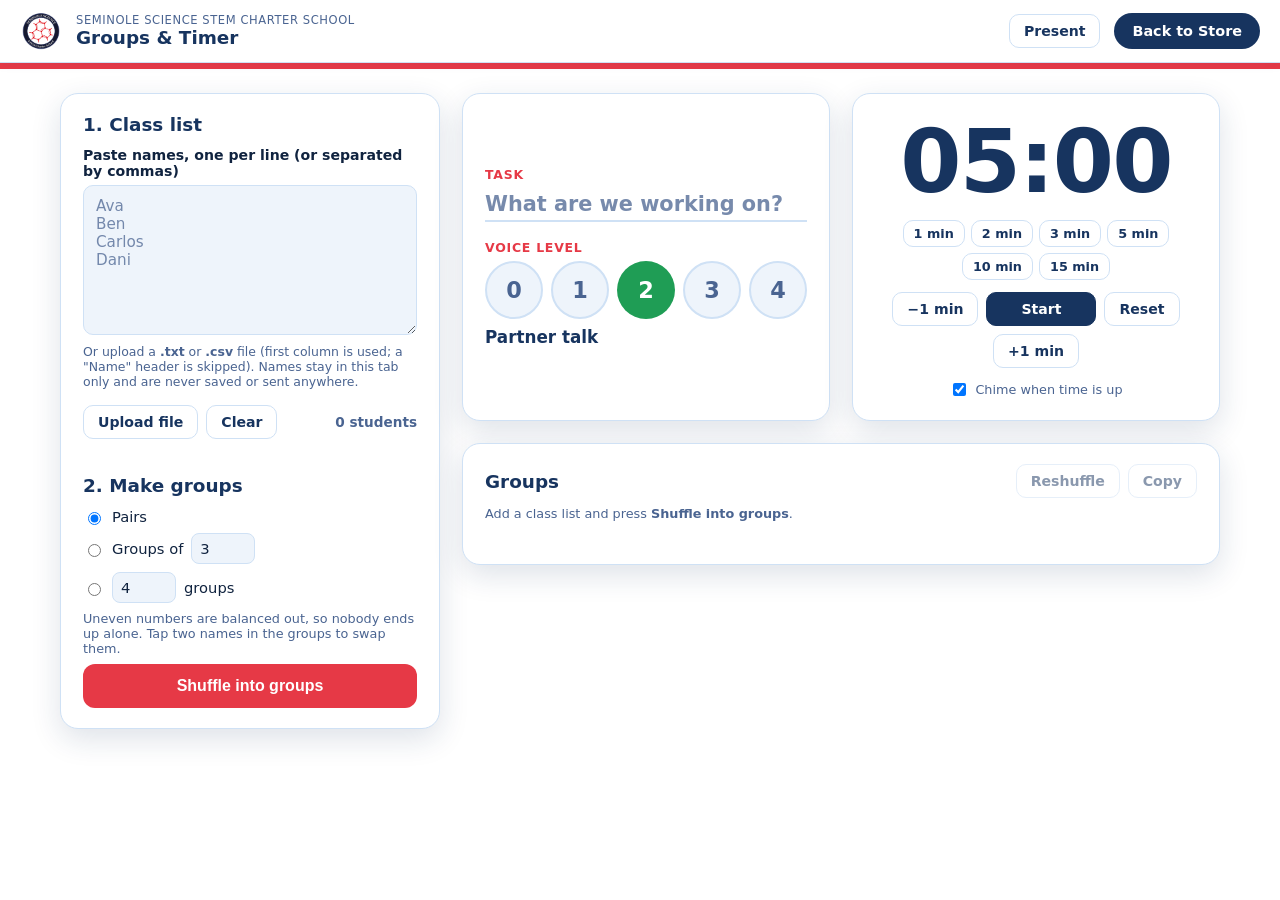
<file: groups.html>
<!DOCTYPE html>
<html lang="en">
<head>
<meta charset="UTF-8" />
<meta name="viewport" content="width=device-width, initial-scale=1.0" />
<title>Groups &amp; Timer</title>
<link rel="icon" href="assets/school-seal.png" type="image/png" />
<link rel="stylesheet" href="css/style.css" />
<link rel="stylesheet" href="css/groups.css" />
<script>
  // Same pre-paint theme check as the store, so an unlocked dark mode
  // carries over to this page too.
  (function () {
    var theme = "light";
    try {
      var unlocked = localStorage.getItem("stingray.darkUnlocked") === "1";
      if (unlocked && localStorage.getItem("stingray.theme") === "dark") theme = "dark";
    } catch (e) {
      /* fall through to light */
    }
    document.documentElement.setAttribute("data-theme", theme);
  })();
</script>
</head>
<body>

<header class="topbar">
  <img class="topbar__logo" id="logoImg" src="assets/school-seal.png" alt="School logo" />
  <div class="topbar__titles">
    <div class="school" id="schoolNameLabel">Your School Name</div>
    <div class="store">Groups &amp; Timer</div>
  </div>
  <div class="topbar__spacer"></div>
  <button class="g-btn g-btn--ghost" id="presentBtn" type="button">Present</button>
  <a class="cart-btn g-back" href="index.html">Back to Store</a>
</header>
<div class="accent-line"></div>

<main class="g-page" id="gPage">

  <!-- ---------- Setup: roster + grouping ---------- -->
  <section class="g-card g-setup" id="setupCard">
    <h2>1. Class list</h2>
    <div class="field">
      <label for="rosterInput">Paste names, one per line (or separated by commas)</label>
      <textarea id="rosterInput" rows="7" placeholder="Ava&#10;Ben&#10;Carlos&#10;Dani"></textarea>
      <div class="hint">
        Or upload a <strong>.txt</strong> or <strong>.csv</strong> file (first column is used; a "Name" header is skipped).
        Names stay in this tab only and are never saved or sent anywhere.
      </div>
    </div>
    <div class="g-row">
      <label class="g-btn g-btn--ghost g-file">
        Upload file
        <input type="file" id="rosterFile" accept=".txt,.csv,text/plain,text/csv" />
      </label>
      <button class="g-btn g-btn--ghost" id="clearRosterBtn" type="button">Clear</button>
      <span class="g-count" id="rosterCount">0 students</span>
    </div>

    <div class="g-chips" id="rosterChips" aria-label="Tap a name to mark absent"></div>
    <p class="g-tip" id="chipsTip" hidden>Tap a name to mark them absent. Absent students are left out of groups.</p>

    <h2>2. Make groups</h2>
    <div class="g-modes" role="radiogroup" aria-label="Grouping mode">
      <label><input type="radio" name="mode" value="pairs" checked /> Pairs</label>
      <label><input type="radio" name="mode" value="size" /> Groups of
        <input type="number" id="sizeInput" min="2" max="20" value="3" /></label>
      <label><input type="radio" name="mode" value="count" />
        <input type="number" id="countInput" min="2" max="30" value="4" /> groups</label>
    </div>
    <p class="g-tip">Uneven numbers are balanced out, so nobody ends up alone. Tap two names in the groups to swap them.</p>
    <button class="checkout-btn" id="makeGroupsBtn" type="button">Shuffle into groups</button>
  </section>

  <!-- ---------- Board: CHAMPS-lite + timer + groups ---------- -->
  <section class="g-board" id="board">
    <div class="g-card g-champs">
      <div class="g-task">
        <label for="taskInput">Task</label>
        <input type="text" id="taskInput" placeholder="What are we working on?" />
      </div>
      <div class="g-voice">
        <span class="g-voice__label">Voice level</span>
        <div class="g-voice__levels" id="voiceLevels" role="radiogroup" aria-label="Voice level"></div>
        <div class="g-voice__name" id="voiceName"></div>
      </div>
    </div>

    <div class="g-card g-timer" id="timerCard">
      <div class="g-timer__display" id="timerDisplay" aria-live="polite">05:00</div>
      <div class="g-timer__presets" id="timerPresets"></div>
      <div class="g-row g-row--center">
        <button class="g-btn g-btn--ghost" id="minusBtn" type="button" aria-label="Subtract one minute">&minus;1 min</button>
        <button class="g-btn g-btn--primary" id="startBtn" type="button">Start</button>
        <button class="g-btn g-btn--ghost" id="resetBtn" type="button">Reset</button>
        <button class="g-btn g-btn--ghost" id="plusBtn" type="button" aria-label="Add one minute">+1 min</button>
      </div>
      <label class="g-sound"><input type="checkbox" id="soundCheck" checked /> Chime when time is up</label>
    </div>

    <div class="g-card g-groups">
      <div class="g-groups__head">
        <h2>Groups</h2>
        <div class="g-row">
          <button class="g-btn g-btn--ghost" id="reshuffleBtn" type="button" disabled>Reshuffle</button>
          <button class="g-btn g-btn--ghost" id="copyGroupsBtn" type="button" disabled>Copy</button>
        </div>
      </div>
      <p class="g-tip" id="groupsTip">Add a class list and press <strong>Shuffle into groups</strong>.</p>
      <div class="g-groups__grid" id="groupsGrid"></div>
      <div class="copy-status" id="groupsStatus"></div>
    </div>
  </section>
</main>

<script src="js/config.js"></script>
<script src="js/csv.js"></script>
<script src="js/groups.js"></script>
</body>
</html>
</file>
<file: css/style.css>
/* ============================================================
   THEME TOKENS
   The brand colors below are fixed. Everything in the two theme
   blocks under them is what actually swaps when a student flips
   the light/dark switch, so a new rule should reach for a
   semantic token (--surface, --text, --border) rather than a hex
   value, or it will look wrong in one of the two themes.
   ============================================================ */

:root {
  /* The school's CHAMPS board palette. Constant in both themes. */
  --blue-dark: #17345f;   /* navy */
  --blue: #2d6cdf;        /* strikeBlue */
  --red: #e63946;
  --red-dark: #c42836;
  --white: #ffffff;       /* only for text sitting on a colored fill */
  --radius: 16px;
  font-size: 16px;
}

/* ---------- Light ---------- */
:root,
:root[data-theme="light"] {
  color-scheme: light;
  --bg: #ffffff;
  --bg-soft: #e6f1ff;
  --surface: #ffffff;
  --surface-2: #eef4fb;
  --border: #cfe1f5;
  --border-strong: #17345f;
  --text: #10233f;
  --text-muted: #4a6491;
  --heading: #17345f;
  --accent: #e63946;
  --blue-light: #9fbdf4;
  --btn-bg: #17345f;
  --btn-bg-hover: #2d6cdf;
  --disabled: #9fb4cc;
  --shadow: 0 10px 30px rgba(23, 52, 95, 0.14);
  --shadow-hover: 0 16px 34px rgba(11, 61, 145, 0.18);
  --shadow-lift: 0 24px 50px rgba(11, 61, 145, 0.26);
  --ok-bg: #e9f8ee;
  --ok-border: #bfe8cd;
  --ok-text: #1c6b3a;
  --warn-bg: #fff8e6;
  --warn-border: #f3dfa0;
  --warn-text: #8a6414;
  --alert-bg: #fdeceb;
  --alert-border: #f6c6c9;
  --alert-text: #c42836;
  --approval-bg: #fff4e6;
  --approval-border: #ffd8a8;
  --approval-text: #b25000;
  --footer-bg: #17345f;
  --footer-text: #cfd9e6;
}

/* ---------- Dark ----------
   Near-black rather than navy, so the brand red and blue read as the
   only real color on the page. Flat fills, visible borders, no
   gradients anywhere. */
:root[data-theme="dark"] {
  color-scheme: dark;
  --bg: #0a0a0c;
  --bg-soft: #17181d;
  --surface: #131418;
  --surface-2: #1c1e24;
  --border: #2e3038;
  --border-strong: #e63946;
  --text: #f2f3f5;
  --text-muted: #a6abb5;
  --heading: #ffffff;
  --accent: #ff4d5a;
  --blue-light: #5b8cf0;
  --btn-bg: #2d6cdf;
  --btn-bg-hover: #4a84f0;
  --disabled: #3a3d45;
  --shadow: 0 6px 18px rgba(0, 0, 0, 0.55);
  --shadow-hover: 0 10px 26px rgba(0, 0, 0, 0.65);
  --shadow-lift: 0 14px 34px rgba(0, 0, 0, 0.72);
  --ok-bg: #0c2b18;
  --ok-border: #1f7a45;
  --ok-text: #4ade80;
  --warn-bg: #2e2408;
  --warn-border: #7a6011;
  --warn-text: #fbbf24;
  --alert-bg: #2e0f13;
  --alert-border: #8b1f2a;
  --alert-text: #ff6b76;
  --approval-bg: #2e1c08;
  --approval-border: #7d4a12;
  --approval-text: #fb923c;
  --footer-bg: #000000;
  --footer-text: #b8bcc4;
}

* { box-sizing: border-box; }

body {
  margin: 0;
  font-family: "Segoe UI", system-ui, -apple-system, Roboto, Helvetica, Arial, sans-serif;
  color: var(--text);
  background-color: var(--bg);
  transition: background-color 0.3s ease, color 0.3s ease;
}

img { max-width: 100%; }

a { color: var(--blue); }

/* ---------- Top bar ---------- */
.topbar {
  position: sticky;
  top: 0;
  z-index: 40;
  display: flex;
  align-items: center;
  gap: 14px;
  padding: 10px 20px;
  background: var(--surface);
  border-bottom: 1px solid var(--border);
  box-shadow: 0 2px 10px rgba(11, 61, 145, 0.06);
}

.topbar__logo {
  width: 42px;
  height: 42px;
  flex-shrink: 0;
}

.topbar__titles { line-height: 1.15; }
.topbar__titles .school { font-size: 0.72rem; color: var(--text-muted); text-transform: uppercase; letter-spacing: 0.05em; }
.topbar__titles .store { font-size: 1.15rem; font-weight: 800; color: var(--heading); }

.topbar__spacer { flex: 1; }

.mini-balance {
  display: flex;
  align-items: center;
  gap: 4px;
  background: var(--bg-soft);
  border: 1px solid var(--blue-light);
  border-radius: 999px;
  padding: 8px 14px;
  font-weight: 800;
  color: var(--heading);
  font-size: 0.9rem;
}
.mini-balance.verified { border-color: var(--ok-border); background: var(--ok-bg); color: var(--ok-text); }
.mini-balance[hidden] { display: none; }

.cart-btn {
  position: relative;
  border: none;
  background: var(--btn-bg);
  color: var(--white);
  font-weight: 700;
  border-radius: 999px;
  padding: 10px 18px;
  cursor: pointer;
  display: flex;
  align-items: center;
  gap: 8px;
  transition: transform 0.15s ease, background 0.15s ease;
}
.cart-btn:hover {
  background: var(--btn-bg-hover);
  transform: translateY(-2px);
  box-shadow: 0 10px 22px rgba(45, 108, 223, 0.45);
}
.cart-btn.bump { animation: cartBump 0.35s ease; }
@keyframes cartBump {
  0% { transform: scale(1); }
  40% { transform: scale(1.15); }
  100% { transform: scale(1); }
}

.cart-count {
  background: var(--red);
  color: var(--white);
  font-size: 0.72rem;
  min-width: 20px;
  height: 20px;
  border-radius: 999px;
  display: inline-flex;
  align-items: center;
  justify-content: center;
  padding: 0 5px;
}

/* ---------- Hero ---------- */
.hero {
  text-align: center;
  padding: 20px 20px 30px;
}

.hero h1 {
  display: flex;
  align-items: center;
  justify-content: center;
  flex-wrap: wrap;
  gap: 14px;
  font-size: clamp(2rem, 5.4vw, 3.4rem);
  color: var(--heading);
  margin: 0 0 12px;
  font-weight: 900;
  letter-spacing: -0.03em;
  line-height: 1.05;
}

.hero h1 span { color: var(--accent); }

.hero__sammy {
  width: 84px;
  height: auto;
  flex-shrink: 0;
}

.hero p.motto {
  max-width: 900px;
  margin: 0 auto;
  color: var(--text-muted);
  font-size: 1.05rem;
  line-height: 1.5;
  white-space: normal;
}

@media (min-width: 760px) {
  .hero p.motto {
    white-space: nowrap;
    font-size: clamp(0.8rem, 1.9vw, 1.05rem);
  }
}

.accent-line {
  width: 100%;
  height: 6px;
  background: var(--red);
}

/* ---------- Points lookup ---------- */
.lookup-section {
  max-width: 980px;
  margin: 30px auto 0;
  padding: 0 20px;
}

.lookup-grid {
  display: grid;
  grid-template-columns: 1.3fr 1fr;
  gap: 24px;
  align-items: start;
}

@media (max-width: 800px) {
  .lookup-grid { grid-template-columns: 1fr; }
}

.lookup-card {
  position: relative;
  background: var(--surface);
  border: 1px solid var(--border);
  border-radius: 22px;
  box-shadow: var(--shadow-lift);
  padding: 34px 30px 32px;
  text-align: center;
  overflow: hidden;
  transition: transform 0.25s ease, box-shadow 0.25s ease;
}

.lookup-card:hover {
  transform: translateY(-3px);
  box-shadow: var(--shadow-hover), 0 0 0 1px var(--blue-light);
}

.lookup-card h2 {
  display: flex;
  align-items: center;
  justify-content: center;
  gap: 12px;
  margin: 0 0 18px;
  color: var(--accent);
  font-size: clamp(1.5rem, 3.4vw, 2rem);
  font-weight: 900;
  letter-spacing: -0.02em;
}

.lookup-card__sammy { width: 58px; height: auto; }

.lookup-lead { margin: 0 0 4px; color: var(--text); font-size: 0.95rem; font-weight: 600; }
.lookup-sub { margin: 0 0 16px; color: var(--text-muted); font-size: 0.8rem; }

.lookup-row { display: flex; gap: 10px; }
.lookup-row input {
  flex: 1;
  padding: 12px 14px;
  border: 1px solid var(--border);
  border-radius: 10px;
  font-size: 0.95rem;
  /* without these, a dark-theme input falls back to the browser's own
     grey instead of the navy palette */
  background: var(--surface-2);
  color: var(--text);
}
.lookup-row input:focus { outline: 2px solid var(--blue-light); border-color: var(--blue); }
.lookup-row button {
  border: none;
  background: var(--btn-bg);
  color: var(--white);
  font-weight: 700;
  padding: 0 20px;
  border-radius: 10px;
  cursor: pointer;
  white-space: nowrap;
}
.lookup-row button {
  transition: background 0.18s ease, transform 0.18s ease, box-shadow 0.18s ease;
}
.lookup-row button:hover {
  background: var(--btn-bg-hover);
  transform: translateY(-2px);
  box-shadow: 0 8px 18px rgba(45, 108, 223, 0.4);
}

.lookup-msg {
  margin-top: 14px;
  padding: 12px 14px;
  border-radius: 12px;
  font-size: 0.88rem;
  text-align: left;
}
.lookup-msg.ok { background: var(--ok-bg); border: 1px solid var(--ok-border); color: var(--ok-text); }
.lookup-msg.warn { background: var(--warn-bg); border: 1px solid var(--warn-border); color: var(--warn-text); }

.link-btn {
  background: none;
  border: none;
  color: inherit;
  text-decoration: underline;
  font-weight: 700;
  cursor: pointer;
  padding: 0 0 0 8px;
  font-size: 0.85rem;
}

.dress-down-banner {
  margin-top: 10px;
  padding: 12px 14px;
  border-radius: 12px;
  background: var(--bg-soft);
  border: 1px solid var(--blue-light);
  color: var(--heading);
  font-weight: 700;
  font-size: 0.88rem;
  text-align: left;
}

/* ---------- Steps list ---------- */
.steps-wrap { padding-top: 8px; }

.steps-list {
  list-style: none;
  margin: 0;
  padding: 4px 0 0;
  display: flex;
  flex-direction: column;
  gap: 20px;
}

.steps-list li {
  display: flex;
  align-items: flex-start;
  gap: 14px;
}

.steps-list__num {
  flex-shrink: 0;
  display: inline-flex;
  width: 30px;
  height: 30px;
  border-radius: 999px;
  background: var(--btn-bg);
  color: var(--white);
  align-items: center;
  justify-content: center;
  font-weight: 800;
  font-size: 0.9rem;
}

.steps-list h3 { margin: 0 0 2px; font-size: 0.98rem; color: var(--heading); }
.steps-list p { margin: 0; font-size: 0.85rem; color: var(--text-muted); }

/* ---------- Catalog ---------- */
.catalog { max-width: 1100px; margin: 0 auto; padding: 10px 20px 80px; }

.category-title:hover { letter-spacing: 0.01em; }

.category-title {
  font-size: 1.2rem;
  color: var(--heading);
  border-left: 5px solid var(--red);
  padding-left: 10px;
  margin: 34px 0 16px;
  display: flex;
  align-items: baseline;
  gap: 12px;
}

.category-row {
  display: grid;
  grid-template-columns: 1fr 1fr;
  gap: 18px 40px;
}

@media (max-width: 700px) {
  .category-row { grid-template-columns: 1fr; }
}

.grid {
  display: grid;
  grid-template-columns: repeat(auto-fill, minmax(230px, 1fr));
  gap: 18px;
}

.card {
  background: var(--surface);
  border: 1px solid var(--border);
  border-radius: var(--radius);
  padding: 18px;
  box-shadow: var(--shadow);
  display: flex;
  flex-direction: column;
  gap: 10px;
  transition: transform 0.22s cubic-bezier(0.2, 0.8, 0.3, 1),
    box-shadow 0.22s ease, border-color 0.22s ease;
  position: relative;
}

.card:hover {
  transform: translateY(-6px) scale(1.015);
  box-shadow: var(--shadow-lift);
  border-color: var(--blue-light);
}

.card button.add {
  transition: background 0.18s ease, transform 0.18s ease, box-shadow 0.18s ease;
}

.card button.add:hover:not(:disabled) {
  transform: translateY(-2px);
  box-shadow: 0 8px 18px rgba(230, 57, 70, 0.35);
}

.card .detail-link:hover { letter-spacing: 0.02em; }

.card h3 { margin: 0; font-size: 1.02rem; line-height: 1.25; min-height: 2.5em; color: var(--text); }
.card p.desc {
  margin: 0;
  color: var(--text-muted);
  font-size: 0.86rem;
  line-height: 1.3;
  height: 2.6em;
  display: -webkit-box;
  -webkit-line-clamp: 2;
  -webkit-box-orient: vertical;
  overflow: hidden;
}

.card .cost {
  font-weight: 800;
  color: var(--heading);
  font-size: 1rem;
}

.card .restriction {
  font-size: 0.76rem;
  color: var(--red-dark);
  background: var(--alert-bg);
  border: 1px solid var(--alert-border);
  border-radius: 8px;
  padding: 6px 8px;
}

.card .detail-link {
  background: none;
  border: none;
  color: var(--blue);
  font-weight: 700;
  font-size: 0.78rem;
  text-decoration: underline;
  cursor: pointer;
  padding: 0;
  text-align: left;
  align-self: flex-start;
}

.card button.add {
  border: none;
  background: var(--btn-bg);
  color: var(--white);
  font-weight: 700;
  padding: 10px;
  border-radius: 10px;
  cursor: pointer;
  transition: background 0.15s ease;
  margin-top: auto;
}
.card button.add:hover { background: var(--red); }

.card.locked { opacity: 0.6; }
.card.locked button.add { background: var(--disabled); cursor: not-allowed; }
.card.locked button.add:hover { background: var(--disabled); }

.card.in-cart { border: 2px solid var(--red); }

.card button.add.added { background: var(--red); }
.card button.add.added:hover { background: var(--red-dark); }

/* ---------- Cart drawer ---------- */
.overlay {
  position: fixed;
  inset: 0;
  background: rgba(11, 30, 61, 0.45);
  opacity: 0;
  pointer-events: none;
  transition: opacity 0.2s ease;
  z-index: 50;
}
.overlay.open { opacity: 1; pointer-events: auto; }

.drawer {
  position: fixed;
  top: 0;
  right: 0;
  height: 100%;
  width: min(400px, 92vw);
  background: var(--surface);
  box-shadow: -12px 0 34px rgba(11, 61, 145, 0.25);
  transform: translateX(100%);
  transition: transform 0.25s ease;
  z-index: 51;
  display: flex;
  flex-direction: column;
}
.drawer.open { transform: translateX(0); }

.drawer__header {
  padding: 18px 20px;
  background: var(--btn-bg);
  color: var(--white);
  display: flex;
  align-items: center;
  justify-content: space-between;
}
.drawer__header h2 { margin: 0; font-size: 1.1rem; }
.drawer__header button {
  background: none;
  border: none;
  color: var(--white);
  font-size: 1.4rem;
  cursor: pointer;
  line-height: 1;
}

.drawer__body { flex: 1; overflow-y: auto; padding: 16px 20px; }

.cart-item {
  display: flex;
  align-items: center;
  gap: 10px;
  padding: 10px 0;
  border-bottom: 1px solid var(--surface-2);
}
.cart-item .info { flex: 1; }
.cart-item .info .name { font-weight: 700; font-size: 0.92rem; }
.cart-item .info .cost { font-size: 0.82rem; color: var(--text-muted); }
.cart-item button.remove {
  border: none;
  background: var(--alert-bg);
  color: var(--red-dark);
  border-radius: 8px;
  padding: 6px 9px;
  cursor: pointer;
  font-size: 0.8rem;
}

.cart-empty { text-align: center; color: var(--text-muted); padding: 40px 10px; }

.drawer__footer {
  padding: 16px 20px;
  border-top: 1px solid var(--surface-2);
  background: var(--surface-2);
}

.summary-row {
  display: flex;
  justify-content: space-between;
  font-size: 0.9rem;
  margin-bottom: 6px;
}
.summary-row.total { font-weight: 800; font-size: 1.05rem; color: var(--heading); }

.balance-warning {
  background: var(--alert-bg);
  border: 1px solid var(--alert-border);
  color: var(--red-dark);
  padding: 8px 10px;
  border-radius: 10px;
  font-size: 0.82rem;
  margin: 8px 0;
}
.balance-ok {
  background: var(--ok-bg);
  border: 1px solid var(--ok-border);
  color: var(--ok-text);
  padding: 8px 10px;
  border-radius: 10px;
  font-size: 0.82rem;
  margin: 8px 0;
}

button.checkout-btn {
  width: 100%;
  border: none;
  background: var(--red);
  color: var(--white);
  font-weight: 800;
  padding: 13px;
  border-radius: 12px;
  font-size: 1rem;
  cursor: pointer;
  margin-top: 8px;
  transition: background 0.15s ease;
}
button.checkout-btn {
  transition: background 0.18s ease, transform 0.18s ease, box-shadow 0.18s ease;
}
button.checkout-btn:hover:not(:disabled) {
  background: var(--red-dark);
  transform: translateY(-2px);
  box-shadow: 0 10px 24px rgba(230, 57, 70, 0.4);
}
button.checkout-btn:disabled { background: var(--border); cursor: not-allowed; }

/* ---------- Modal ---------- */
.modal-wrap {
  position: fixed;
  inset: 0;
  z-index: 60;
  display: flex;
  align-items: center;
  justify-content: center;
  padding: 20px;
  background: rgba(11, 30, 61, 0.45);
  opacity: 0;
  pointer-events: none;
  transition: opacity 0.2s ease;
}
.modal-wrap.open { opacity: 1; pointer-events: auto; }

.modal {
  background: var(--surface);
  border-radius: var(--radius);
  max-width: 480px;
  width: 100%;
  max-height: 88vh;
  overflow-y: auto;
  box-shadow: 0 24px 60px rgba(11, 61, 145, 0.3);
}

/* ---------- Points celebration modal ---------- */
.points-modal {
  position: relative;
  overflow: hidden;
  padding: 28px 26px 26px;
  text-align: center;
  transform: translateY(40px);
  opacity: 0;
  transition: transform 0.3s ease, opacity 0.3s ease;
}
.points-modal-wrap.open .points-modal { transform: translateY(0); opacity: 1; }

.confetti-layer {
  position: absolute;
  inset: 0;
  overflow: hidden;
  pointer-events: none;
}

/* Size, shape, spin, sway and speed are all set per piece in app.js,
   so every burst looks different. */
.confetti-piece {
  position: absolute;
  top: -14px;
  opacity: 0.95;
  animation: confettiFall 1.8s ease-in forwards;
}

.confetti-piece--rect { height: 9px !important; border-radius: 1px; }
.confetti-piece--dot { border-radius: 50%; }
.confetti-piece--sq { border-radius: 1px; }

@keyframes confettiFall {
  0% { transform: translateY(0) translateX(0) rotate(0deg); opacity: 1; }
  100% {
    transform: translateY(360px) translateX(var(--sway, 0)) rotate(var(--spin, 560deg));
    opacity: 0;
  }
}

.points-modal__body { position: relative; z-index: 1; margin-bottom: 18px; }
.points-modal__body h2 { margin: 0 0 10px; color: var(--accent); font-size: 1.3rem; }
.points-modal__body .points-modal__stats {
  display: flex;
  justify-content: center;
  gap: 24px;
  margin: 12px 0;
}
.points-modal__stat { text-align: center; }
.points-modal__stat .num { font-size: 1.8rem; font-weight: 900; color: var(--heading); display: block; }
.points-modal__stat .label { font-size: 0.78rem; color: var(--text-muted); }

.modal__header {
  padding: 20px 22px 10px;
  border-bottom: 1px solid var(--surface-2);
}
.modal__header h2 { margin: 0 0 4px; color: var(--heading); }
.modal__header p { margin: 0; color: var(--text-muted); font-size: 0.86rem; }

.modal__body { padding: 18px 22px; }

.field { margin-bottom: 16px; }
.field label { display: block; font-weight: 700; font-size: 0.88rem; margin-bottom: 6px; color: var(--text); }
.field .hint { font-size: 0.78rem; color: var(--text-muted); margin-top: 5px; }
.field input, .field textarea {
  width: 100%;
  padding: 11px 12px;
  border: 1px solid var(--border);
  border-radius: 10px;
  font-size: 0.95rem;
  font-family: inherit;
  background: var(--surface-2);
  color: var(--text);
}
.field input:focus, .field textarea:focus { outline: 2px solid var(--blue-light); border-color: var(--blue); }

.checkbox-label {
  display: flex;
  align-items: flex-start;
  gap: 10px;
  font-weight: 400;
  font-size: 0.85rem;
  color: var(--text);
  cursor: pointer;
}
.checkbox-label input { width: auto; margin-top: 3px; }

.modal__summary {
  background: var(--bg-soft);
  border-radius: 12px;
  padding: 12px 14px;
  font-size: 0.86rem;
  margin-bottom: 16px;
}
.modal__summary .line { display: flex; justify-content: space-between; padding: 3px 0; }

.modal__footer {
  padding: 14px 22px 22px;
  display: flex;
  flex-direction: column;
  gap: 10px;
}

button.secondary {
  border: 1px solid var(--border);
  background: var(--surface);
  color: var(--heading);
  font-weight: 700;
  padding: 11px;
  border-radius: 12px;
  cursor: pointer;
}
button.secondary:hover { background: var(--bg-soft); }

.copy-status { font-size: 0.8rem; color: var(--ok-text); text-align: center; min-height: 1em; }

/* ---------- Wall of Fame ---------- */
.wall-of-fame {
  max-width: 900px;
  margin: 0 auto;
  padding: 40px 20px 20px;
  text-align: center;
}
.wall-of-fame h2 {
  color: var(--heading);
  font-size: 1.4rem;
  margin: 0 0 4px;
  border-left: 5px solid #d6336c;
  padding-left: 10px;
  display: inline-block;
  text-align: left;
}
.wall-of-fame__intro { color: var(--text-muted); font-size: 0.9rem; margin: 0 0 20px; }

.wall-of-fame__grid {
  display: grid;
  grid-template-columns: repeat(auto-fill, minmax(240px, 1fr));
  gap: 16px;
  margin-bottom: 28px;
}

.quote-card {
  background: var(--surface);
  border: 1px solid var(--border);
  border-radius: var(--radius);
  box-shadow: var(--shadow);
  padding: 18px;
  font-style: italic;
  color: var(--text);
  text-align: left;
}

.wall-of-fame__submit {
  max-width: 420px;
  margin: 0 auto;
  background: var(--surface);
  border: 1px solid var(--border);
  border-radius: var(--radius);
  box-shadow: var(--shadow);
  padding: 22px;
  text-align: left;
}
.wall-of-fame__submit h3 { margin: 0 0 14px; color: var(--heading); text-align: center; }
.wall-of-fame__policy {
  font-size: 0.78rem;
  color: var(--red-dark);
  background: var(--alert-bg);
  border: 1px solid var(--alert-border);
  border-radius: 8px;
  padding: 8px 10px;
  margin: 4px 0 14px;
}

/* ---------- Footer ---------- */
footer {
  position: relative;
  background: var(--footer-bg);
  color: var(--footer-text);
  padding: 30px 20px 40px;
  text-align: center;
  font-size: 0.85rem;
}
footer a { color: var(--blue-light); }
footer .foot-motto {
  font-style: italic;
  margin-bottom: 10px;
  max-width: 900px;
  margin-left: auto;
  margin-right: auto;
  white-space: normal;
}

@media (min-width: 760px) {
  footer .foot-motto {
    white-space: nowrap;
    font-size: clamp(0.7rem, 1.7vw, 0.85rem);
  }
}

.footer__sammy {
  width: 90px;
  height: auto;
  margin: 0 auto 12px;
  display: block;
}

@media (max-width: 640px) {
  .topbar { flex-wrap: wrap; }
  .cart-btn span.label { display: none; }
}

/* ============================================================
   PENDING APPROVAL + REQUIRED NOTES
   ============================================================ */

.card .approval-badge {
  align-self: flex-start;
  margin: 0.1rem 0 0.35rem;
  padding: 0.15rem 0.5rem;
  border-radius: 999px;
  background: var(--approval-bg);
  border: 1px solid var(--approval-border);
  color: var(--approval-text);
  font-size: 0.7rem;
  font-weight: 700;
  letter-spacing: 0.01em;
  cursor: help;
}

.detail-modal-text,
#detailModalText {
  /* the popup joins the description and the approval line with blank
     lines, so keep them */
  white-space: pre-line;
}

ul.note-prompts {
  margin: 0 0 0.5rem;
  padding: 0.5rem 0.75rem 0.5rem 1.6rem;
  border-radius: 10px;
  background: var(--approval-bg);
  border: 1px solid var(--approval-border);
  color: var(--approval-text);
  font-size: 0.82rem;
  line-height: 1.45;
}

ul.note-prompts li + li { margin-top: 0.3rem; }

/* ============================================================
   EASTER EGGS
   Tap a section heading: two taps pops an emoji, three spins the
   cards, four sets off that section's own trick. Every one of
   these is decoration, uses flat color, and sits still under
   prefers-reduced-motion.
   ============================================================ */

.egg-target {
  /* stops repeated tapping from selecting the heading text */
  user-select: none;
  -webkit-user-select: none;
  -webkit-tap-highlight-color: transparent;
  cursor: pointer;
}

.egg-counter {
  margin: 0.6rem auto 0;
  padding: 0.3rem 0.85rem;
  display: inline-block;
  border-radius: 999px;
  background: rgba(255, 255, 255, 0.16);
  font-size: 0.8rem;
  font-weight: 700;
}

.egg-counter.pop { animation: egg-pop 0.5s ease; }

@keyframes egg-pop {
  0% { transform: scale(1); }
  40% { transform: scale(1.18); }
  100% { transform: scale(1); }
}

/* ---- three taps: the cards spin ---- */

.egg-spin-y .card { animation: egg-spin-y-kf 1s ease both; }
.egg-spin-x .card { animation: egg-spin-x-kf 1s ease both; }
.egg-spin-flat .card,
img.egg-spin-flat { animation: egg-spin-flat-kf 1s ease both; }
.egg-tumble .card { animation: egg-tumble-kf 1.1s ease both; }

/* spins in order across the row rather than all at once */
.egg-spin-cascade .card { animation: egg-spin-y-kf 0.9s ease both; }
.egg-spin-cascade .card:nth-child(2) { animation-delay: 0.1s; }
.egg-spin-cascade .card:nth-child(3) { animation-delay: 0.2s; }
.egg-spin-cascade .card:nth-child(4) { animation-delay: 0.3s; }
.egg-spin-cascade .card:nth-child(5) { animation-delay: 0.4s; }
.egg-spin-cascade .card:nth-child(6) { animation-delay: 0.5s; }
.egg-spin-cascade .card:nth-child(7) { animation-delay: 0.6s; }
.egg-tumble .card:nth-child(even) { animation-delay: 0.14s; }

@keyframes egg-spin-y-kf {
  from { transform: perspective(600px) rotateY(0); }
  to { transform: perspective(600px) rotateY(360deg); }
}

@keyframes egg-spin-x-kf {
  from { transform: perspective(600px) rotateX(0); }
  to { transform: perspective(600px) rotateX(360deg); }
}

@keyframes egg-spin-flat-kf {
  from { transform: rotate(0); }
  to { transform: rotate(360deg); }
}

@keyframes egg-tumble-kf {
  0% { transform: perspective(600px) rotate3d(1, 1, 0, 0deg) scale(1); }
  50% { transform: perspective(600px) rotate3d(1, 1, 0, 180deg) scale(0.88); }
  100% { transform: perspective(600px) rotate3d(1, 1, 0, 360deg) scale(1); }
}

/* ---- four taps: one trick per section ---- */

/* fall off: the cards drop out of the row and climb back */
.egg-falloff .card { animation: egg-falloff-kf 1.5s cubic-bezier(0.5, 0, 0.6, 1) both; }
.egg-falloff .card:nth-child(2) { animation-delay: 0.09s; }
.egg-falloff .card:nth-child(3) { animation-delay: 0.18s; }
.egg-falloff .card:nth-child(4) { animation-delay: 0.27s; }
.egg-falloff .card:nth-child(5) { animation-delay: 0.36s; }
.egg-falloff .card:nth-child(6) { animation-delay: 0.45s; }
.egg-falloff .card:nth-child(7) { animation-delay: 0.54s; }

@keyframes egg-falloff-kf {
  0% { transform: translateY(0) rotate(0); }
  45% { transform: translateY(320px) rotate(14deg); opacity: 0.15; }
  46% { transform: translateY(-320px) rotate(-14deg); opacity: 0.15; }
  100% { transform: translateY(0) rotate(0); opacity: 1; }
}

/* border trace: a solid outline runs around the card, one edge at a time */
.egg-trace .card { position: relative; }

.egg-trace .card::before {
  content: "";
  position: absolute;
  inset: -2px;
  border-radius: calc(var(--radius) + 2px);
  border: 3px solid var(--red);
  clip-path: inset(0 100% 100% 0);
  animation: egg-trace-kf 1.6s linear both;
  pointer-events: none;
}

.egg-trace .card:nth-child(even)::before { animation-delay: 0.2s; }

/* walks the visible slice around all four edges, then clears */
@keyframes egg-trace-kf {
  0%   { clip-path: inset(0 100% 97% 0); }
  25%  { clip-path: inset(0 0 97% 0); }
  26%  { clip-path: inset(0 0 0 97%); }
  50%  { clip-path: inset(0 0 0 97%); }
  51%  { clip-path: inset(97% 0 0 0); }
  75%  { clip-path: inset(97% 0 0 0); }
  76%  { clip-path: inset(0 97% 0 0); }
  99%  { clip-path: inset(0 97% 0 0); }
  100% { clip-path: inset(0 0 0 0); opacity: 0; }
}

/* spotlight: each card takes a turn */
.egg-spotlight .card { animation: egg-spotlight-kf 1.6s ease both; }
.egg-spotlight .card:nth-child(2) { animation-delay: 0.18s; }
.egg-spotlight .card:nth-child(3) { animation-delay: 0.36s; }
.egg-spotlight .card:nth-child(4) { animation-delay: 0.54s; }
.egg-spotlight .card:nth-child(5) { animation-delay: 0.72s; }
.egg-spotlight .card:nth-child(6) { animation-delay: 0.9s; }

@keyframes egg-spotlight-kf {
  0%, 100% { box-shadow: var(--shadow); transform: scale(1); }
  40% {
    box-shadow: 0 0 0 4px #ffd43b, 0 18px 40px rgba(240, 180, 0, 0.5);
    transform: scale(1.05);
  }
}

/* wiggle */
.egg-wiggle .card { animation: egg-wiggle-kf 0.55s ease 3; }
.egg-wiggle .card:nth-child(odd) { animation-delay: 0.1s; }

@keyframes egg-wiggle-kf {
  0%, 100% { transform: rotate(0); }
  25% { transform: rotate(2.5deg); }
  75% { transform: rotate(-2.5deg); }
}

/* the points drop into the bin */
.egg-drop .card { animation: egg-drop-kf 0.85s ease both; }
.egg-drop .card:nth-child(even) { animation-delay: 0.15s; }

@keyframes egg-drop-kf {
  0% { transform: translateY(-26px); opacity: 0.35; }
  60% { transform: translateY(6px); opacity: 1; }
  100% { transform: translateY(0); }
}

/* ---- full-screen effects ---- */

.egg-overlay {
  position: fixed;
  inset: 0;
  pointer-events: none;
  overflow: hidden;
  z-index: 900;
}

/* confetti streaming across the screen, flat colors only */
.egg-streamer {
  position: absolute;
  width: 12px;
  height: 12px;
  border-radius: 2px;
  animation: egg-stream 2.4s linear both;
}

@keyframes egg-stream {
  from { transform: translateX(-40px) rotate(0); }
  to { transform: translateX(calc(100vw + 60px)) rotate(720deg); }
}

/* a school of stingrays swims by */
img.egg-school-ray {
  position: absolute;
  left: -140px;
  animation: egg-swim 4s linear both;
}

@keyframes egg-swim {
  from { transform: translateX(0) rotate(-6deg); }
  to { transform: translateX(calc(100vw + 200px)) rotate(6deg); }
}

/* The quiet version, for anyone who asked their device for less motion. */
.egg-quiet { transition: opacity 0.25s ease; opacity: 0.45; }

@media (prefers-reduced-motion: reduce) {
  .egg-counter.pop { animation: none; }
}

/* ============================================================
   THEME TOGGLE
   ============================================================ */

.theme-switch {
  margin-right: 12px;
  padding: 0;
  border: 0;
  background: none;
  cursor: pointer;
  line-height: 0;
}

.theme-switch__track {
  position: relative;
  display: inline-block;
  width: 52px;
  height: 28px;
  border-radius: 999px;
  background: var(--surface-2);
  border: 1px solid var(--border);
  transition: background 0.25s ease, border-color 0.25s ease;
}

.theme-switch:hover .theme-switch__track { border-color: var(--blue-light); }

.theme-switch:focus-visible .theme-switch__track {
  outline: 2px solid var(--blue-light);
  outline-offset: 2px;
}

/* both glyphs sit on the track; the knob slides over one of them */
.theme-switch__glyph {
  position: absolute;
  top: 50%;
  transform: translateY(-50%);
  font-size: 0.72rem;
  line-height: 1;
  opacity: 0.75;
  pointer-events: none;
}

.theme-switch__glyph--sun { left: 7px; color: #f0a500; }
.theme-switch__glyph--moon { right: 7px; color: #9fbdf4; }

.theme-switch__knob {
  position: absolute;
  top: 3px;
  left: 3px;
  width: 20px;
  height: 20px;
  border-radius: 50%;
  background: var(--white);
  box-shadow: 0 2px 6px rgba(0, 0, 0, 0.35);
  transition: transform 0.25s cubic-bezier(0.2, 0.8, 0.3, 1);
}

/* checked means dark, so the knob rests over the moon */
.theme-switch[aria-checked="true"] .theme-switch__knob { transform: translateX(24px); }

@media (prefers-reduced-motion: reduce) {
  .theme-switch__knob { transition: none; }
}

/* ============================================================
   MATH CHALLENGES
   ============================================================ */

.challenges {
  max-width: 1100px;
  margin: 0 auto;
  padding: 10px 20px 60px;
}

.challenges__head { text-align: center; margin-bottom: 22px; }

.challenges__head h2 {
  margin: 0 0 6px;
  color: var(--heading);
  font-size: clamp(1.4rem, 3vw, 1.9rem);
  font-weight: 900;
  letter-spacing: -0.02em;
}

.challenges__head p {
  margin: 0 auto;
  max-width: 640px;
  color: var(--text-muted);
  font-size: 0.9rem;
}

.challenges__grid {
  display: grid;
  grid-template-columns: repeat(auto-fit, minmax(250px, 1fr));
  gap: 16px;
}

.challenge-card {
  display: flex;
  flex-direction: column;
  gap: 10px;
  background: var(--surface);
  border: 1px solid var(--border);
  border-radius: var(--radius);
  box-shadow: var(--shadow);
  padding: 18px;
  transition: transform 0.22s cubic-bezier(0.2, 0.8, 0.3, 1),
    box-shadow 0.22s ease, border-color 0.22s ease;
}

.challenge-card:hover {
  transform: translateY(-4px);
  box-shadow: var(--shadow-lift);
  border-color: var(--blue-light);
}

.challenge-card__grade {
  align-self: flex-start;
  padding: 0.16rem 0.6rem;
  border-radius: 999px;
  background: var(--bg-soft);
  color: var(--heading);
  font-size: 0.7rem;
  font-weight: 800;
  letter-spacing: 0.04em;
  text-transform: uppercase;
}

.challenge-card__q {
  margin: 0;
  flex: 1;
  color: var(--text);
  font-size: 0.9rem;
  line-height: 1.45;
}

.challenge-card__row { display: flex; gap: 8px; }

.challenge-card__row input {
  flex: 1;
  min-width: 0;
  padding: 10px 12px;
  border: 1px solid var(--border);
  border-radius: 10px;
  background: var(--surface-2);
  color: var(--text);
  font: inherit;
  font-size: 0.9rem;
}

.challenge-card__row input:focus {
  outline: 2px solid var(--blue-light);
  border-color: var(--blue);
}

.challenge-card__row button {
  padding: 10px 16px;
  border: 0;
  border-radius: 10px;
  background: var(--btn-bg);
  color: var(--white);
  font: inherit;
  font-weight: 700;
  cursor: pointer;
  transition: background 0.18s ease, transform 0.18s ease;
}

.challenge-card__row button:hover {
  background: var(--btn-bg-hover);
  transform: translateY(-2px);
}

.challenge-card__msg { font-size: 0.8rem; font-weight: 700; min-height: 1em; }
.challenge-card__msg.ok { color: var(--ok-text); }
.challenge-card__msg.err { color: var(--alert-text); }

.challenge-card.solved {
  border-color: var(--ok-border);
  background: var(--ok-bg);
}

.challenge-card.wrong { animation: challenge-shake 0.4s ease; }

@keyframes challenge-shake {
  0%, 100% { transform: translateX(0); }
  20% { transform: translateX(-6px); }
  40% { transform: translateX(6px); }
  60% { transform: translateX(-4px); }
  80% { transform: translateX(4px); }
}

.challenges__status {
  margin: 20px auto 0;
  max-width: 640px;
  padding: 12px 16px;
  border-radius: 12px;
  text-align: center;
  font-size: 0.88rem;
  font-weight: 700;
}

.challenges__status.unlocked {
  background: var(--ok-bg);
  border: 1px solid var(--ok-border);
  color: var(--ok-text);
}

/* status lines under the submit buttons, tinted by the active theme */
.copy-status.ok { color: var(--ok-text); }
.copy-status.err { color: var(--alert-text); }

@media (prefers-reduced-motion: reduce) {
  .challenge-card.wrong { animation: none; }
  .card:hover,
  .lookup-card:hover,
  .challenge-card:hover,
  .theme-toggle:hover,
  .cart-btn:hover,
  .lookup-row button:hover,
  button.checkout-btn:hover:not(:disabled) { transform: none; }
}

/* placeholders, so they read as hints in both themes */
input::placeholder,
textarea::placeholder { color: var(--text-muted); opacity: 0.75; }

/* ============================================================
   THE REQUEST BUTTON MOVES INTO THE LOOKUP CARD
   Once a code is verified, the card's own Check button becomes
   "Make a Request", and the top-bar copy steps aside while that
   one is on screen.
   ============================================================ */

.lookup-row button {
  display: inline-flex;
  align-items: center;
  gap: 8px;
  white-space: nowrap;
}

.lookup-row button.as-request {
  background: var(--red);
}

.lookup-row button.as-request:hover {
  background: var(--red-dark);
  box-shadow: 0 8px 18px rgba(230, 57, 70, 0.4);
}

.lookup-row button .cart-count[hidden] { display: none; }

.cart-btn {
  transition: background 0.18s ease, transform 0.18s ease,
    box-shadow 0.18s ease, opacity 0.22s ease;
}

/* kept in the layout rather than removed, so the top bar does not
   reflow every time the lookup card scrolls in and out of view */
.cart-btn.is-hidden {
  opacity: 0;
  pointer-events: none;
  transform: translateY(-6px);
}

/* ============================================================
   DAD JOKE VAULT
   Hidden until every grade-level challenge is solved.
   ============================================================ */

.jokes {
  max-width: 760px;
  margin: 0 auto;
  padding: 10px 20px 60px;
  text-align: center;
}

.jokes[hidden] { display: none; }

.jokes__head h2 {
  margin: 0 0 6px;
  color: var(--heading);
  font-size: clamp(1.4rem, 3vw, 1.9rem);
  font-weight: 900;
  letter-spacing: -0.02em;
}

.jokes__head p {
  margin: 0 auto 22px;
  color: var(--text-muted);
  font-size: 0.9rem;
}

.joke-box {
  background: var(--surface);
  border: 1px solid var(--border);
  border-radius: var(--radius);
  box-shadow: var(--shadow);
  padding: 28px 24px 24px;
}

.joke-box__setup {
  margin: 0 0 14px;
  color: var(--text);
  font-size: 1.15rem;
  font-weight: 700;
  line-height: 1.4;
  min-height: 1.4em;
}

.joke-box__reveal {
  display: inline-block;
  margin: 0 0 14px;
  padding: 8px 16px;
  border: 1px dashed var(--border-strong);
  border-radius: 999px;
  background: none;
  color: var(--accent);
  font: inherit;
  font-size: 0.85rem;
  font-weight: 700;
  cursor: pointer;
  transition: background 0.18s ease;
}

.joke-box__reveal:hover { background: var(--surface-2); }
.joke-box__reveal[hidden] { display: none; }

.joke-box__punch {
  margin: 0 0 18px;
  color: var(--accent);
  font-size: 1.3rem;
  font-weight: 900;
  line-height: 1.35;
}

.joke-box__punch[hidden] { display: none; }

/* Small button under the lookup card for swapping a locked-in code. */
.code-reset {
  margin-top: 10px;
  padding: 5px 12px;
  border: 1px solid var(--border);
  border-radius: 999px;
  background: var(--surface-2);
  color: var(--text-muted);
  font: inherit;
  font-size: 0.76rem;
  font-weight: 700;
  cursor: pointer;
  transition: color 0.18s ease, border-color 0.18s ease;
}

.code-reset:hover { color: var(--text); border-color: var(--blue-light); }
.code-reset[hidden] { display: none; }

/* a locked code reads as settled rather than editable */
.lookup-row input[readonly] {
  background: var(--surface);
  color: var(--text-muted);
  cursor: default;
}

/* the lookup button is the only cart button now, so it takes the pulse */
.lookup-row button.bump { animation: cartBump 0.35s ease; }

/* ============================================================
   PROGRESS, THE FULL-WIDTH REQUEST BUTTON, AND FINE PRINT
   ============================================================ */

/* Verified, the button leaves the input's row and takes the full width. */
.lookup-row.stacked {
  display: block;
}

.lookup-row.stacked input { width: 100%; margin-bottom: 12px; }

.lookup-row.stacked button {
  width: 100%;
  justify-content: center;
  padding: 15px 18px;
  font-size: 1.05rem;
  font-weight: 800;
  letter-spacing: 0.01em;
}

.lookup-fineprint {
  margin: 14px 0 0;
  text-align: left;
}

.lookup-fineprint[hidden] { display: none; }

.lookup-fineprint ul,
.fineprint ul {
  margin: 0;
  padding-left: 1.1rem;
  color: var(--text-muted);
  font-size: 0.74rem;
  line-height: 1.5;
}

.fineprint {
  margin: 0 0 14px;
  padding: 10px 12px;
  border: 1px solid var(--border);
  border-radius: 10px;
  background: var(--surface-2);
}

.fineprint__warn {
  margin: 0 0 8px;
  color: var(--warn-text);
  font-size: 0.82rem;
  font-weight: 800;
}

/* ---- the steps list doubles as a progress tracker ---- */

.steps-list li {
  transition: opacity 0.25s ease;
  opacity: 0.55;
}

.steps-list li.is-active,
.steps-list li.is-done { opacity: 1; }

.steps-list li.is-active .steps-list__num {
  background: var(--red);
  box-shadow: 0 0 0 4px var(--alert-bg);
}

.steps-list li.is-done .steps-list__num {
  background: var(--ok-text);
}

/* the number is replaced by a check once the step is behind you */
.steps-list li.is-done .steps-list__num { font-size: 0; }

.steps-list li.is-done .steps-list__num::after {
  content: "✓";
  font-size: 0.95rem;
  line-height: 1;
}

/* ---- the top-bar cart ---- */

.cart-btn svg { display: block; }

/* ---- a question that can be swapped for a riddle ---- */

.challenge-card__q.is-swappable {
  user-select: none;
  -webkit-user-select: none;
  -webkit-tap-highlight-color: transparent;
}

.challenge-card.riddle { border-color: var(--border-strong); }

.challenge-card.riddle .challenge-card__grade::after {
  content: " · riddle";
  color: var(--accent);
}

@media (prefers-reduced-motion: reduce) {
  .steps-list li { transition: none; }
}
</file>
<file: css/groups.css>
/* ============================================================
   GROUPS & TIMER PAGE
   Builds on the theme tokens in style.css, so it follows the
   store's light/dark switch automatically.
   ============================================================ */

:root {
  /* Group card accents. Constant in both themes, like the brand colors. */
  --g-c0: #2d6cdf;
  --g-c1: #e63946;
  --g-c2: #1f9d55;
  --g-c3: #f59f00;
  --g-c4: #7048e8;
  --g-c5: #0ca5b0;
  --g-c6: #d6336c;
  --g-c7: #17345f;
}
:root[data-theme="dark"] { --g-c7: #9fbdf4; }

.g-back { text-decoration: none; font-size: 0.9rem; }

.g-page {
  max-width: 1200px;
  margin: 24px auto 48px;
  padding: 0 20px;
  display: grid;
  grid-template-columns: minmax(280px, 380px) 1fr;
  gap: 22px;
  align-items: start;
}

.g-card {
  background: var(--surface);
  border: 1px solid var(--border);
  border-radius: 18px;
  box-shadow: var(--shadow);
  padding: 20px 22px;
}
.g-card h2 {
  margin: 0 0 12px;
  font-size: 1.15rem;
  font-weight: 900;
  color: var(--heading);
}
.g-setup h2:not(:first-child) { margin-top: 22px; }

.g-row { display: flex; flex-wrap: wrap; align-items: center; gap: 8px; }
.g-row--center { justify-content: center; }

.g-btn {
  border: 1px solid var(--border);
  background: var(--surface);
  color: var(--heading);
  font: inherit;
  font-weight: 700;
  font-size: 0.88rem;
  padding: 8px 14px;
  border-radius: 10px;
  cursor: pointer;
  transition: background 0.15s ease, border-color 0.15s ease;
}
.g-btn:hover:not(:disabled) { background: var(--bg-soft); border-color: var(--blue-light); }
.g-btn:disabled { opacity: 0.5; cursor: not-allowed; }
.g-btn--primary {
  background: var(--btn-bg);
  border-color: var(--btn-bg);
  color: var(--white);
  min-width: 110px;
}
.g-btn--primary:hover:not(:disabled) { background: var(--btn-bg-hover); border-color: var(--btn-bg-hover); }

.g-file { position: relative; overflow: hidden; }
.g-file input { position: absolute; inset: 0; opacity: 0; cursor: pointer; }

.g-count { margin-left: auto; font-size: 0.85rem; font-weight: 700; color: var(--text-muted); }
.g-tip { font-size: 0.8rem; color: var(--text-muted); margin: 8px 0 0; }

/* ---------- Roster chips ---------- */
.g-chips { display: flex; flex-wrap: wrap; gap: 6px; margin-top: 14px; max-height: 220px; overflow-y: auto; }
.g-chip {
  border: 1px solid var(--blue-light);
  background: var(--bg-soft);
  color: var(--text);
  font: inherit;
  font-size: 0.82rem;
  padding: 4px 10px;
  border-radius: 999px;
  cursor: pointer;
}
.g-chip.is-absent {
  background: transparent;
  border-style: dashed;
  border-color: var(--border);
  color: var(--text-muted);
  text-decoration: line-through;
}

/* ---------- Grouping mode ---------- */
.g-modes { display: flex; flex-direction: column; gap: 8px; }
.g-modes label { display: flex; align-items: center; gap: 8px; font-size: 0.92rem; cursor: pointer; }
.g-modes input[type="number"] {
  width: 64px;
  padding: 6px 8px;
  border: 1px solid var(--border);
  border-radius: 8px;
  background: var(--surface-2);
  color: var(--text);
  font: inherit;
}

/* ---------- Board ---------- */
.g-board {
  display: grid;
  grid-template-columns: 1fr 1fr;
  gap: 22px;
  scroll-margin-top: 80px;
}
.g-groups { grid-column: 1 / -1; }

/* CHAMPS-lite */
.g-champs { display: flex; flex-direction: column; gap: 18px; justify-content: center; }
.g-task label,
.g-voice__label {
  display: block;
  font-size: 0.78rem;
  font-weight: 800;
  text-transform: uppercase;
  letter-spacing: 0.06em;
  color: var(--accent);
  margin-bottom: 6px;
}
.g-task input {
  width: 100%;
  border: none;
  border-bottom: 2px solid var(--border);
  background: transparent;
  color: var(--heading);
  font: inherit;
  font-size: 1.3rem;
  font-weight: 800;
  padding: 4px 0;
}
.g-task input:focus { outline: none; border-color: var(--blue); }

.g-voice__levels { display: flex; gap: 8px; }
.g-level {
  flex: 1;
  aspect-ratio: 1;
  max-width: 64px;
  border-radius: 50%;
  border: 2px solid var(--border);
  background: var(--surface-2);
  color: var(--text-muted);
  font: inherit;
  font-size: 1.4rem;
  font-weight: 900;
  cursor: pointer;
}
.g-level.is-on { color: var(--white); border-color: transparent; }
.g-level.is-on[data-level="0"] { background: var(--g-c7); }
.g-level.is-on[data-level="1"] { background: var(--g-c0); }
.g-level.is-on[data-level="2"] { background: var(--g-c2); }
.g-level.is-on[data-level="3"] { background: var(--g-c3); }
.g-level.is-on[data-level="4"] { background: var(--g-c1); }
:root[data-theme="dark"] .g-level.is-on[data-level="0"] { color: #10233f; }
.g-voice__name { margin-top: 8px; font-size: 1.05rem; font-weight: 800; color: var(--heading); }

/* Timer */
.g-timer { text-align: center; transition: background 0.3s ease, border-color 0.3s ease; }
.g-timer__display {
  font-size: clamp(3.4rem, 9vw, 5.5rem);
  font-weight: 900;
  font-variant-numeric: tabular-nums;
  letter-spacing: -0.02em;
  color: var(--heading);
  line-height: 1;
  margin: 4px 0 14px;
}
.g-timer__presets { display: flex; flex-wrap: wrap; justify-content: center; gap: 6px; margin-bottom: 12px; }
.g-timer__presets .g-btn { padding: 5px 10px; font-size: 0.8rem; }
.g-timer.is-low { background: var(--warn-bg); border-color: var(--warn-border); }
.g-timer.is-low .g-timer__display { color: var(--warn-text); }
.g-timer.is-done { background: var(--alert-bg); border-color: var(--alert-border); }
.g-timer.is-done .g-timer__display { color: var(--alert-text); animation: gBlink 1s steps(2, start) 4; }
@keyframes gBlink { to { visibility: hidden; } }
.g-sound { display: inline-flex; align-items: center; gap: 6px; margin-top: 12px; font-size: 0.8rem; color: var(--text-muted); cursor: pointer; }

/* Groups */
.g-groups__head { display: flex; flex-wrap: wrap; align-items: center; justify-content: space-between; gap: 8px; margin-bottom: 8px; }
.g-groups__head h2 { margin: 0; }
.g-groups__grid {
  display: grid;
  grid-template-columns: repeat(auto-fill, minmax(170px, 1fr));
  gap: 12px;
  margin-top: 10px;
}
.g-group {
  border: 1px solid var(--border);
  border-top: 6px solid var(--g-color);
  border-radius: 12px;
  background: var(--surface-2);
  padding: 10px 12px 12px;
}
.g-group h3 { margin: 0 0 6px; font-size: 0.85rem; text-transform: uppercase; letter-spacing: 0.05em; color: var(--g-color); }
.g-group ul { list-style: none; margin: 0; padding: 0; }
.g-group li button {
  width: 100%;
  text-align: left;
  border: 1px solid transparent;
  background: none;
  color: var(--text);
  font: inherit;
  font-size: 1rem;
  font-weight: 600;
  padding: 3px 6px;
  border-radius: 6px;
  cursor: pointer;
}
.g-group li button:hover { background: var(--bg-soft); }
.g-group li button.is-selected { border-color: var(--blue); background: var(--bg-soft); }

/* ---------- Present mode ---------- */
body.is-presenting .g-page { grid-template-columns: 1fr; max-width: none; margin-top: 16px; }
body.is-presenting .g-setup { display: none; }
body.is-presenting .g-timer__display { font-size: clamp(5rem, 14vw, 10rem); }
body.is-presenting .g-task input { font-size: 2rem; }
body.is-presenting .g-groups__grid { grid-template-columns: repeat(auto-fill, minmax(220px, 1fr)); }
body.is-presenting .g-group li button { font-size: 1.35rem; }
body.is-presenting .g-group h3 { font-size: 1.05rem; }

/* ---------- Narrow screens ---------- */
@media (max-width: 900px) {
  .g-page { grid-template-columns: 1fr; }
}
@media (max-width: 640px) {
  .g-board { grid-template-columns: 1fr; }
  .g-page { padding: 0 16px; }
}

@media (prefers-reduced-motion: reduce) {
  .g-timer.is-done .g-timer__display { animation: none; }
}
</file>
